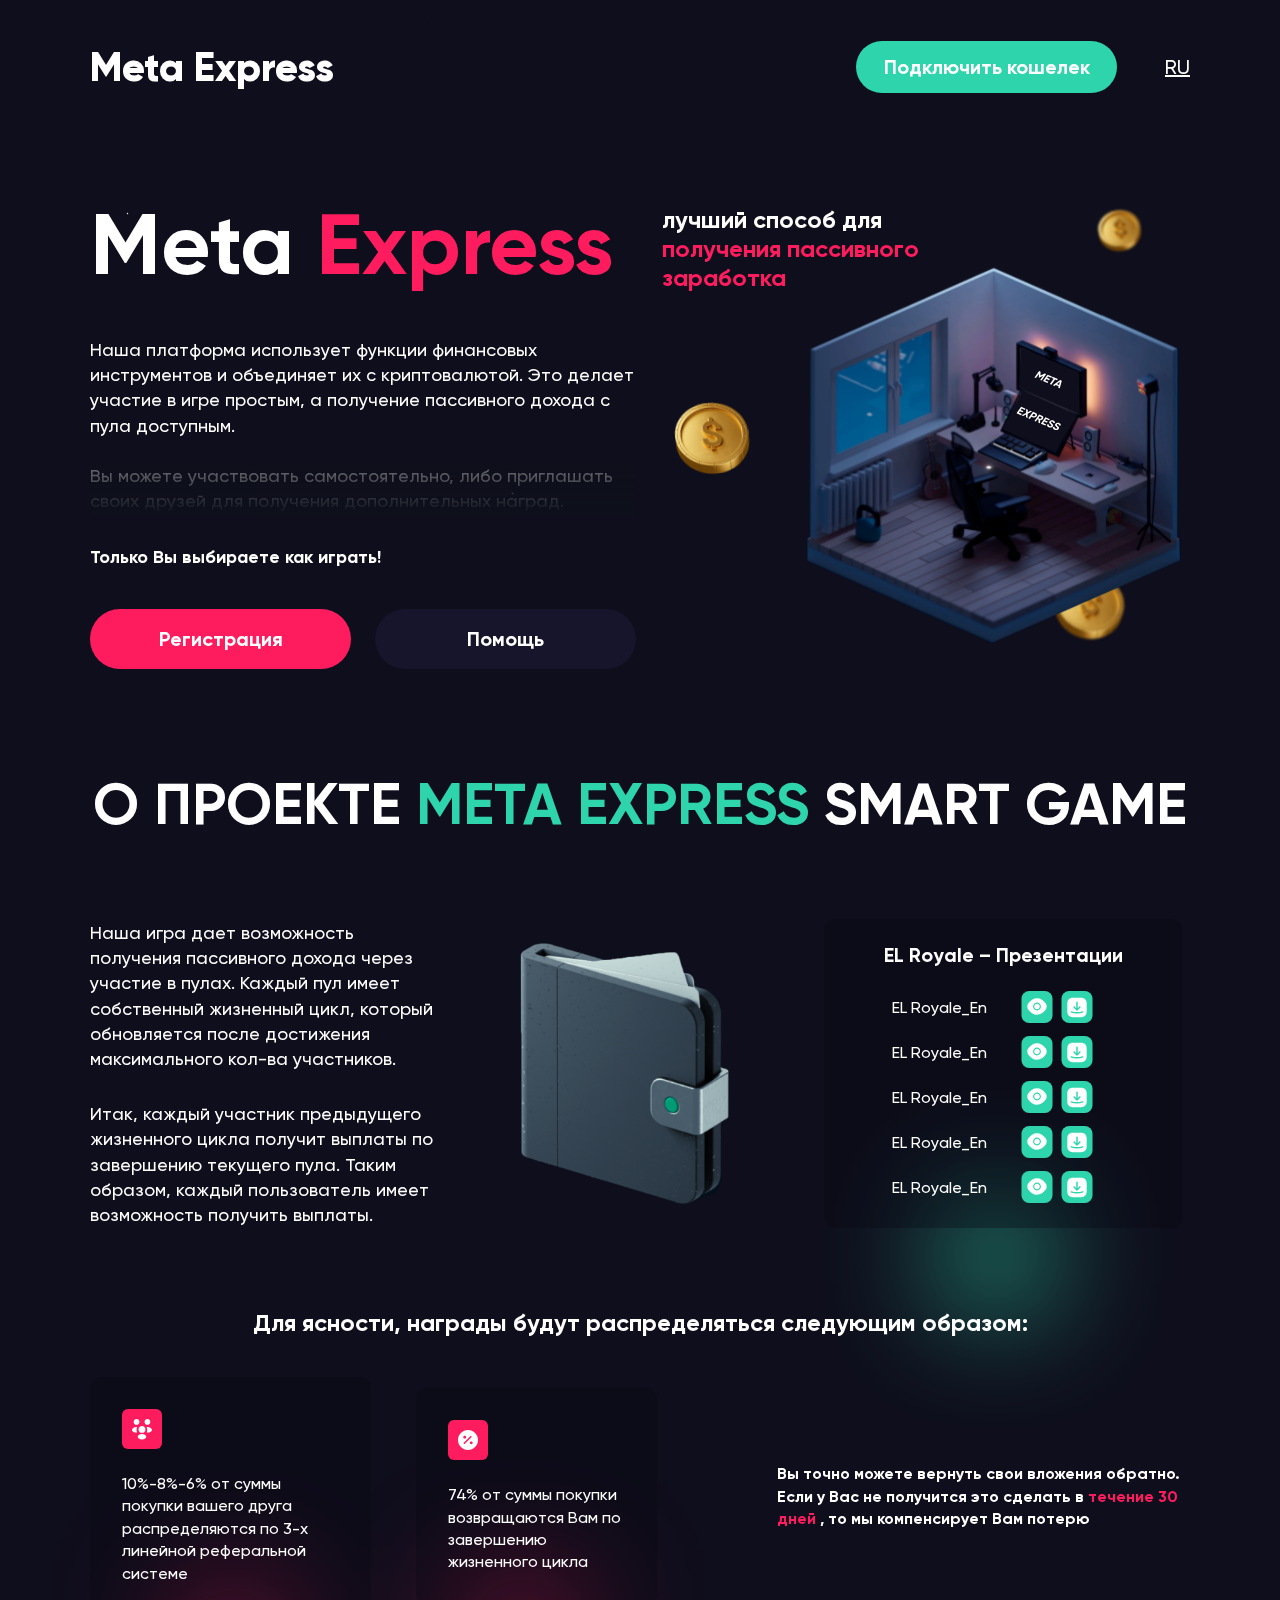
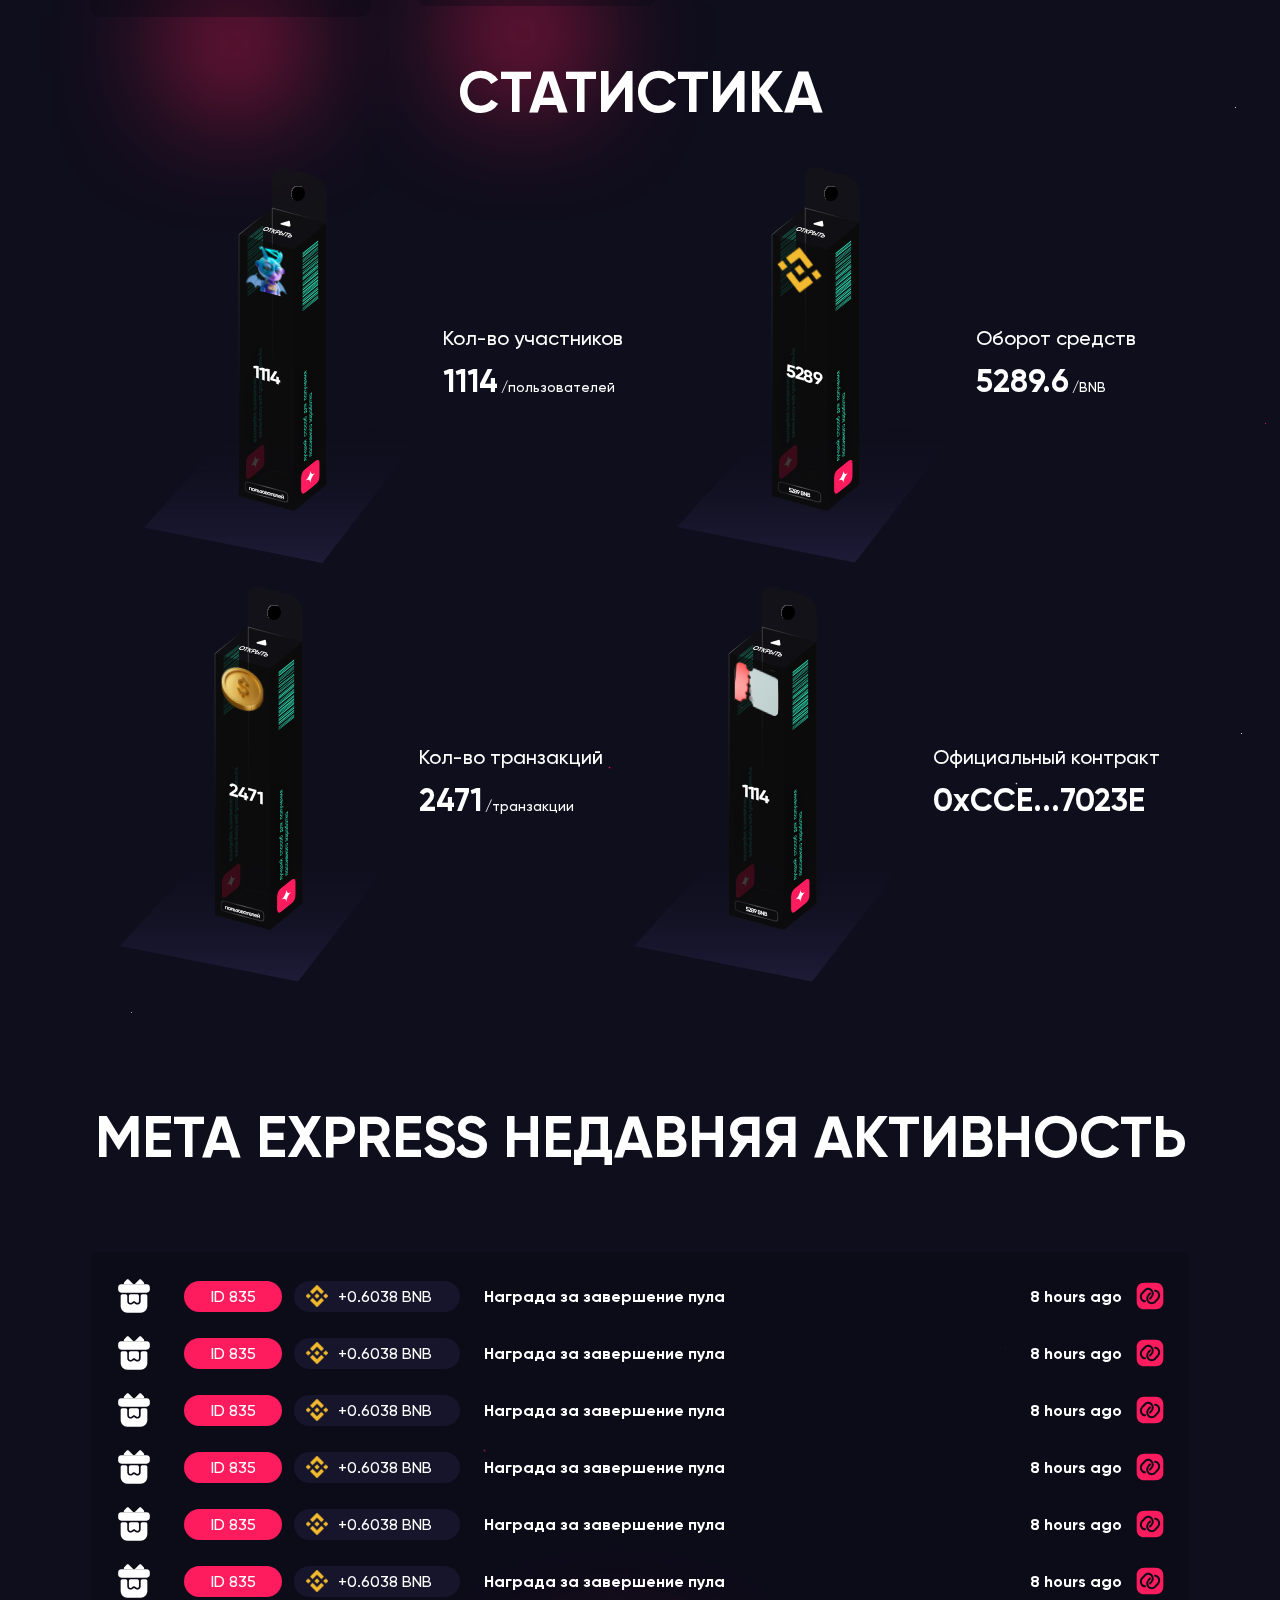
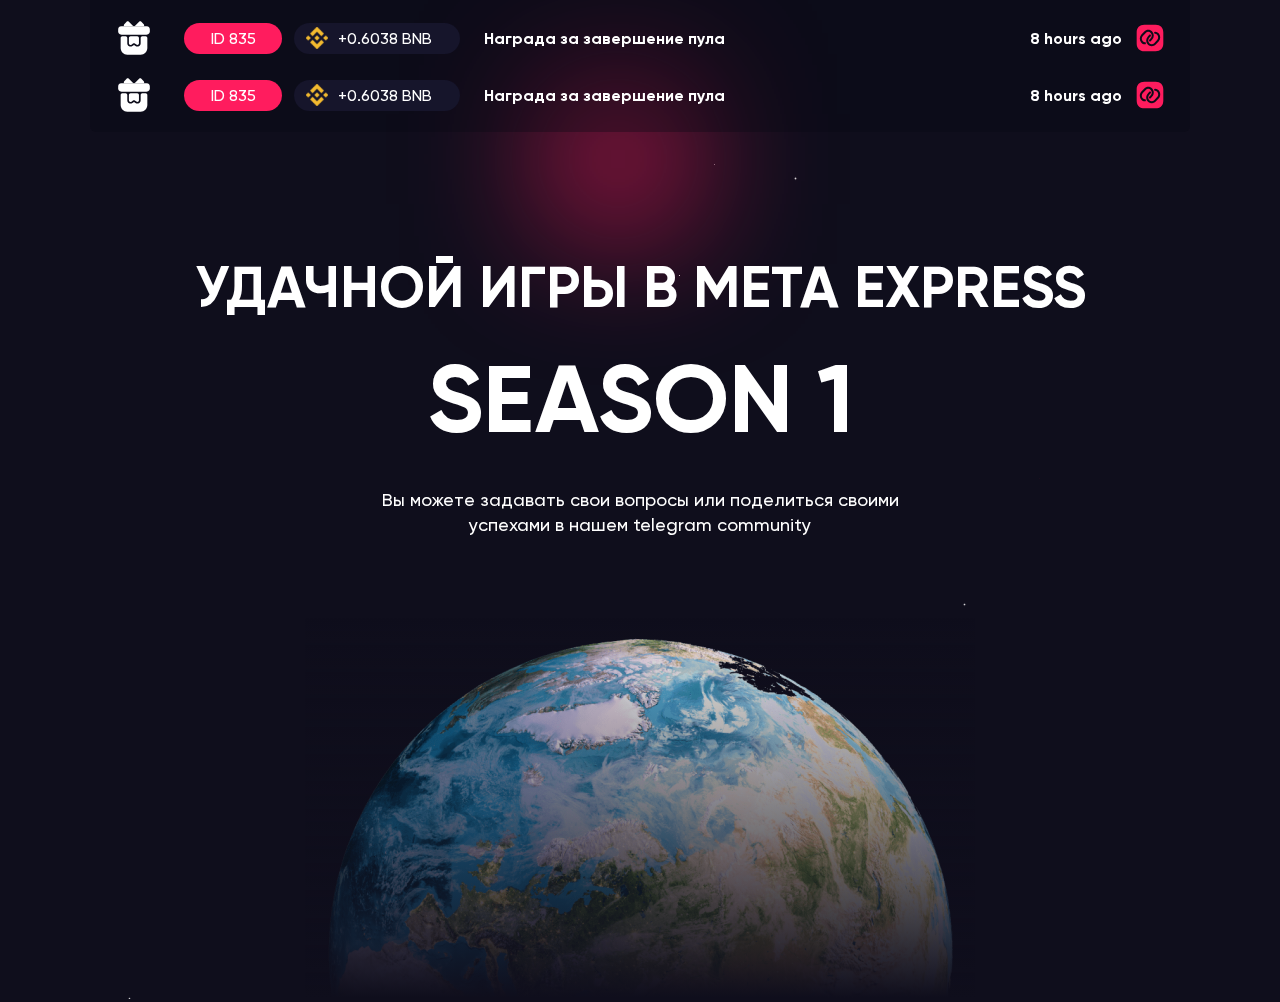
<file: index.html>
<!DOCTYPE html>
<html lang="ru">

<head>
    <title>Meta Express</title>
    <meta charset="UTF-8">
    <meta http-equiv="X-UA-Compatible" content="IE=edge">
    <meta name="viewport" content="width=device-width, initial-scale=1.0, maximum-scale=1.0, user-scalable=no, shrink-to-fit=no, minimum-scale=1.0">
    <link rel="preload" as="font" type="font/ttf" href="fonts/Gilroy-Medium.ttf" crossorigin>
    <link rel="preload" as="font" type="font/ttf" href="fonts/Gilroy-Bold.ttf" crossorigin>
    <link rel="apple-touch-icon" sizes="180x180" href="img/apple-touch-icon.png">
    <link rel="icon" type="image/png" sizes="32x32" href="img/favicon-32x32.png">
    <link rel="icon" type="image/png" sizes="16x16" href="img/favicon-16x16.png">
    <link rel="stylesheet " href="css/fonts.css ">
    <link rel="stylesheet " href="css/style.css ">
    <link rel="icon " type="image/x-icon " href="">
    <link rel="stylesheet " href="https://unpkg.com/aos@next/dist/aos.css " />
    <link rel="stylesheet " href="https://cdnjs.cloudflare.com/ajax/libs/animate.css/4.1.1/animate.min.css " integrity="sha512-c42qTSw/wPZ3/5LBzD+Bw5f7bSF2oxou6wEb+I/lqeaKV5FDIfMvvRp772y4jcJLKuGUOpbJMdg/BTl50fJYAw==" crossorigin=" anonymous
        " referrerpolicy="no-referrer " />

</head>

<body class="background_dark ">
    <div class="container">
        <header>
            <div class="header_logo">
                Meta Express
            </div>
            <div class="btn_connect_wallet pc">
                Подключить кошелек
            </div>
            <div class="lang pc">
                <div class="lang_active">
                    RU
                </div>
            </div>
            <div class="header_menu mob">
                <div class="icon">
                    <img src="img/gamburg.svg" alt="">
                </div>
                <div class="header_menu_wrap">
                    <div class="btn_connect_wallet">
                        Подключить кошелек
                    </div>
                    <div class="lang">
                        <div class="lang_item lang_active">
                            RU
                        </div>
                        <div class="lang_item">
                            EN
                        </div>
                    </div>
                </div>
            </div>
        </header>

        <section class="main">
            <div class="main_info">

                <h1>
                    Meta
                    <span>
                         Express
                     </span>
                </h1>
                <div class="main_info_t">
                    лучший способ для
                    <span>
                    получения пассивного заработка
                     </span>
                </div>
                <h3>Наша платформа использует функции финансовых инструментов и объединяет их с криптовалютой. Это делает участие в игре простым, а получение пассивного дохода с пула доступным.
                    <span class="text_hidden_shadow">
                    Вы можете участвовать самостоятельно, либо приглашать своих друзей для получения дополнительных наград.
                </span>
                </h3>
                <h4>Только Вы выбираете как играть!</h4>
                <div class="main_btns">
                    <div class="btn_register">
                        Регистрация
                    </div>
                    <div class="btn_help">
                        Помощь
                    </div>
                </div>
            </div>
            <div class="main_img">
                <img class="pc" src="img/main_img.svg" alt="">
                <img class="mob" src="img/main_img_mob.svg" alt="">
            </div>

        </section>

        <section class="about">
            <div class="about_title">
                <h2>О ПРОЕКТЕ <span> META EXPRESS </span>SMART GAME</h2>
            </div>
            <div class="column">
                <div class="column_text">
                    Наша игра дает возможность получения пассивного дохода через участие в пулах. Каждый пул имеет собственный жизненный цикл, который обновляется после достижения максимального кол-ва участников.
                    <span>
                    Итак, каждый участник предыдущего жизненного цикла получит
                    выплаты по завершению текущего пула. Таким образом, каждый пользователь имеет возможность получить выплаты.
                    </span>
                </div>
                <div class="column_img">
                    <img src="img/about_img.svg" alt="">
                </div>
                <div class="w">
                    <div class="column_row">
                        <div class="column_row_title">
                            EL Royale – Презентации
                        </div>
                        <div class="wrap">
                            <div class="wrap_column">
                                <span>EL Royale_En</span>
                                <div class="watch">
                                    <img src="img/watch.svg" alt="">
                                </div>
                                <div class="download">
                                    <img src="img/download.svg" alt="">
                                </div>
                            </div>
                            <div class="wrap_column">
                                <span>EL Royale_En</span>
                                <div class="watch">
                                    <img src="img/watch.svg" alt="">
                                </div>
                                <div class="download">
                                    <img src="img/download.svg" alt="">
                                </div>
                            </div>
                            <div class="wrap_column">
                                <span>EL Royale_En</span>
                                <div class="watch">
                                    <img src="img/watch.svg" alt="">
                                </div>
                                <div class="download">
                                    <img src="img/download.svg" alt="">
                                </div>
                            </div>
                            <div class="wrap_column">
                                <span>EL Royale_En</span>
                                <div class="watch">
                                    <img src="img/watch.svg" alt="">
                                </div>
                                <div class="download">
                                    <img src="img/download.svg" alt="">
                                </div>
                            </div>
                            <div class="wrap_column">
                                <span>EL Royale_En</span>
                                <div class="watch">
                                    <img src="img/watch.svg" alt="">
                                </div>
                                <div class="download">
                                    <img src="img/download.svg" alt="">
                                </div>
                            </div>
                        </div>
                    </div>
                    <div class="wrap_blur"></div>
                </div>
            </div>
            <div class="about_title2">
                Для ясности, награды будут распределяться следующим образом:
            </div>
            <div class="column2">
                <div class="w">
                    <div class="column2_row">
                        <div class="column2_row_img">
                            <img src="img/people.svg" alt="">
                        </div>
                        <div class="column2_row_text">
                            10%-8%-6% от суммы покупки вашего друга распределяются по 3-х линейной реферальной системе
                        </div>
                    </div>
                    <div class="wrap_blur"></div>
                </div>
                <div class="w">
                    <div class="column2_row column2_row_last">
                        <div class="column2_row_img">
                            <img src="img/percentage-circle.svg" alt="">
                        </div>
                        <div class="column2_row_text">
                            74% от суммы покупки возвращаются Вам по завершению жизненного цикла
                        </div>
                    </div>
                    <div class="wrap_blur"></div>
                </div>
                <div class="column2_row_text2">
                    Вы точно можете вернуть свои вложения обратно. Если у Вас не получится это сделать в
                    <span>течение 30 дней</span> , то мы компенсирует Вам потерю
                </div>
            </div>
        </section>

        <section class="stats">
            <h2>
                CТАТИСТИКА
            </h2>
            <div class="stats_wrap">
                <div class="stats_item">
                    <div class="stats_item_img">
                        <div class="stats_item_img_top">
                            <img src="img/stats_top.svg" alt="">
                            <div class="text_on_image">
                                1114
                            </div>
                        </div>

                    </div>
                    <div class="stats_item_info">
                        <h3>
                            Кол-во участников
                        </h3>
                        <div class="ans">
                            <span>1114</span>
                            <p>/пользователей</p>
                        </div>
                    </div>
                </div>
                <div class="stats_item">
                    <div class="stats_item_img">
                        <div class="stats_item_img_top">
                            <img src="img/stats_top2.svg" alt="">
                            <div class="text_on_image">
                                5289
                            </div>
                        </div>

                    </div>
                    <div class="stats_item_info">
                        <h3>
                            Оборот средств
                        </h3>
                        <div class="ans">
                            <span>5289.6</span>
                            <p>/BNB</p>
                        </div>
                    </div>
                </div>
                <div class="stats_item">
                    <div class="stats_item_img">
                        <div class="stats_item_img_top">
                            <img src="img/stats_top3.svg" alt="">
                            <div class="text_on_image">
                                2471
                            </div>
                        </div>

                    </div>
                    <div class="stats_item_info">
                        <h3>
                            Кол-во транзакций
                        </h3>
                        <div class="ans">
                            <span>2471</span>
                            <p>/транзакции</p>
                        </div>
                    </div>
                </div>
                <div class="stats_item">
                    <div class="stats_item_img">
                        <div class="stats_item_img_top">
                            <img src="img/stats_top4.svg" alt="">
                            <div class="text_on_image">
                                1114
                            </div>
                        </div>

                    </div>
                    <div class="stats_item_info">
                        <h3>
                            Официальный контракт
                        </h3>
                        <div class="ans">
                            <span>0xCCE...7023E</span>

                        </div>
                    </div>
                </div>
            </div>
        </section>

        <section class="activity">
            <h2>META EXPRESS НЕДАВНЯЯ АКТИВНОСТЬ</h2>
            <div class="w">
                <div class="activity_wrap">
                    <div class="activity_wrap_item">
                        <div class="activity_wrap_item_icon">
                            <img src="img/gift.svg" alt="">
                        </div>
                        <div class="activity_wrap_item_id">
                            ID 835
                        </div>
                        <div class="activity_wrap_item_bnb">
                            <img src="img/bnb.svg" alt="">
                            <span>+0.6038 BNB</span>
                        </div>
                        <div class="activity_wrap_item_reward">
                            Награда за завершение пула
                        </div>
                        <div class="activity_wrap_item_time">
                            8 hours ago
                        </div>
                        <div class="activity_wrap_item_link">
                            <img src="img/link.svg" alt="">
                        </div>
                    </div>
                    <div class="activity_wrap_item">
                        <div class="activity_wrap_item_icon">
                            <img src="img/gift.svg" alt="">
                        </div>
                        <div class="activity_wrap_item_id">
                            ID 835
                        </div>
                        <div class="activity_wrap_item_bnb">
                            <img src="img/bnb.svg" alt="">
                            <span>+0.6038 BNB</span>
                        </div>
                        <div class="activity_wrap_item_reward">
                            Награда за завершение пула
                        </div>
                        <div class="activity_wrap_item_time">
                            8 hours ago
                        </div>
                        <div class="activity_wrap_item_link">
                            <img src="img/link.svg" alt="">
                        </div>
                    </div>
                    <div class="activity_wrap_item">
                        <div class="activity_wrap_item_icon">
                            <img src="img/gift.svg" alt="">
                        </div>
                        <div class="activity_wrap_item_id">
                            ID 835
                        </div>
                        <div class="activity_wrap_item_bnb">
                            <img src="img/bnb.svg" alt="">
                            <span>+0.6038 BNB</span>
                        </div>
                        <div class="activity_wrap_item_reward">
                            Награда за завершение пула
                        </div>
                        <div class="activity_wrap_item_time">
                            8 hours ago
                        </div>
                        <div class="activity_wrap_item_link">
                            <img src="img/link.svg" alt="">
                        </div>
                    </div>
                    <div class="activity_wrap_item">
                        <div class="activity_wrap_item_icon">
                            <img src="img/gift.svg" alt="">
                        </div>
                        <div class="activity_wrap_item_id">
                            ID 835
                        </div>
                        <div class="activity_wrap_item_bnb">
                            <img src="img/bnb.svg" alt="">
                            <span>+0.6038 BNB</span>
                        </div>
                        <div class="activity_wrap_item_reward">
                            Награда за завершение пула
                        </div>
                        <div class="activity_wrap_item_time">
                            8 hours ago
                        </div>
                        <div class="activity_wrap_item_link">
                            <img src="img/link.svg" alt="">
                        </div>
                    </div>
                    <div class="activity_wrap_item">
                        <div class="activity_wrap_item_icon">
                            <img src="img/gift.svg" alt="">
                        </div>
                        <div class="activity_wrap_item_id">
                            ID 835
                        </div>
                        <div class="activity_wrap_item_bnb">
                            <img src="img/bnb.svg" alt="">
                            <span>+0.6038 BNB</span>
                        </div>
                        <div class="activity_wrap_item_reward">
                            Награда за завершение пула
                        </div>
                        <div class="activity_wrap_item_time">
                            8 hours ago
                        </div>
                        <div class="activity_wrap_item_link">
                            <img src="img/link.svg" alt="">
                        </div>
                    </div>
                    <div class="activity_wrap_item">
                        <div class="activity_wrap_item_icon">
                            <img src="img/gift.svg" alt="">
                        </div>
                        <div class="activity_wrap_item_id">
                            ID 835
                        </div>
                        <div class="activity_wrap_item_bnb">
                            <img src="img/bnb.svg" alt="">
                            <span>+0.6038 BNB</span>
                        </div>
                        <div class="activity_wrap_item_reward">
                            Награда за завершение пула
                        </div>
                        <div class="activity_wrap_item_time">
                            8 hours ago
                        </div>
                        <div class="activity_wrap_item_link">
                            <img src="img/link.svg" alt="">
                        </div>
                    </div>
                    <div class="activity_wrap_item">
                        <div class="activity_wrap_item_icon">
                            <img src="img/gift.svg" alt="">
                        </div>
                        <div class="activity_wrap_item_id">
                            ID 835
                        </div>
                        <div class="activity_wrap_item_bnb">
                            <img src="img/bnb.svg" alt="">
                            <span>+0.6038 BNB</span>
                        </div>
                        <div class="activity_wrap_item_reward">
                            Награда за завершение пула
                        </div>
                        <div class="activity_wrap_item_time">
                            8 hours ago
                        </div>
                        <div class="activity_wrap_item_link">
                            <img src="img/link.svg" alt="">
                        </div>
                    </div>
                    <div class="activity_wrap_item">
                        <div class="activity_wrap_item_icon">
                            <img src="img/gift.svg" alt="">
                        </div>
                        <div class="activity_wrap_item_id">
                            ID 835
                        </div>
                        <div class="activity_wrap_item_bnb">
                            <img src="img/bnb.svg" alt="">
                            <span>+0.6038 BNB</span>
                        </div>
                        <div class="activity_wrap_item_reward">
                            Награда за завершение пула
                        </div>
                        <div class="activity_wrap_item_time">
                            8 hours ago
                        </div>
                        <div class="activity_wrap_item_link">
                            <img src="img/link.svg" alt="">
                        </div>
                    </div>
                    <div class="activity_wrap_item">
                        <div class="activity_wrap_item_icon">
                            <img src="img/gift.svg" alt="">
                        </div>
                        <div class="activity_wrap_item_id">
                            ID 835
                        </div>
                        <div class="activity_wrap_item_bnb">
                            <img src="img/bnb.svg" alt="">
                            <span>+0.6038 BNB</span>
                        </div>
                        <div class="activity_wrap_item_reward">
                            Награда за завершение пула
                        </div>
                        <div class="activity_wrap_item_time">
                            8 hours ago
                        </div>
                        <div class="activity_wrap_item_link">
                            <img src="img/link.svg" alt="">
                        </div>
                    </div>
                    <div class="activity_wrap_item">
                        <div class="activity_wrap_item_icon">
                            <img src="img/gift.svg" alt="">
                        </div>
                        <div class="activity_wrap_item_id">
                            ID 835
                        </div>
                        <div class="activity_wrap_item_bnb">
                            <img src="img/bnb.svg" alt="">
                            <span>+0.6038 BNB</span>
                        </div>
                        <div class="activity_wrap_item_reward">
                            Награда за завершение пула
                        </div>
                        <div class="activity_wrap_item_time">
                            8 hours ago
                        </div>
                        <div class="activity_wrap_item_link">
                            <img src="img/link.svg" alt="">
                        </div>
                    </div>
                </div>
                <div class="activity_blur"></div>
            </div>
        </section>

        <section class="good_game">
            <h3>Удачной игры в META EXPRESS</h3>
            <h2>SEASON 1</h2>
            <span>Вы можете задавать свои вопросы или поделиться своими успехами в нашем telegram community</span>
            <div class="planet">
                <img src="img/planet.png" alt="">
            </div>
        </section>
    </div>

    <script src="https://code.jquery.com/jquery-3.6.0.min.js " integrity="sha256-/xUj+3OJU5yExlq6GSYGSHk7tPXikynS7ogEvDej/m4=" crossorigin=" anonymous "></script>
    <script src="https://unpkg.com/aos@next/dist/aos.js "></script>

    <script src="js/main.js "></script>
</body>

</html>
</file>
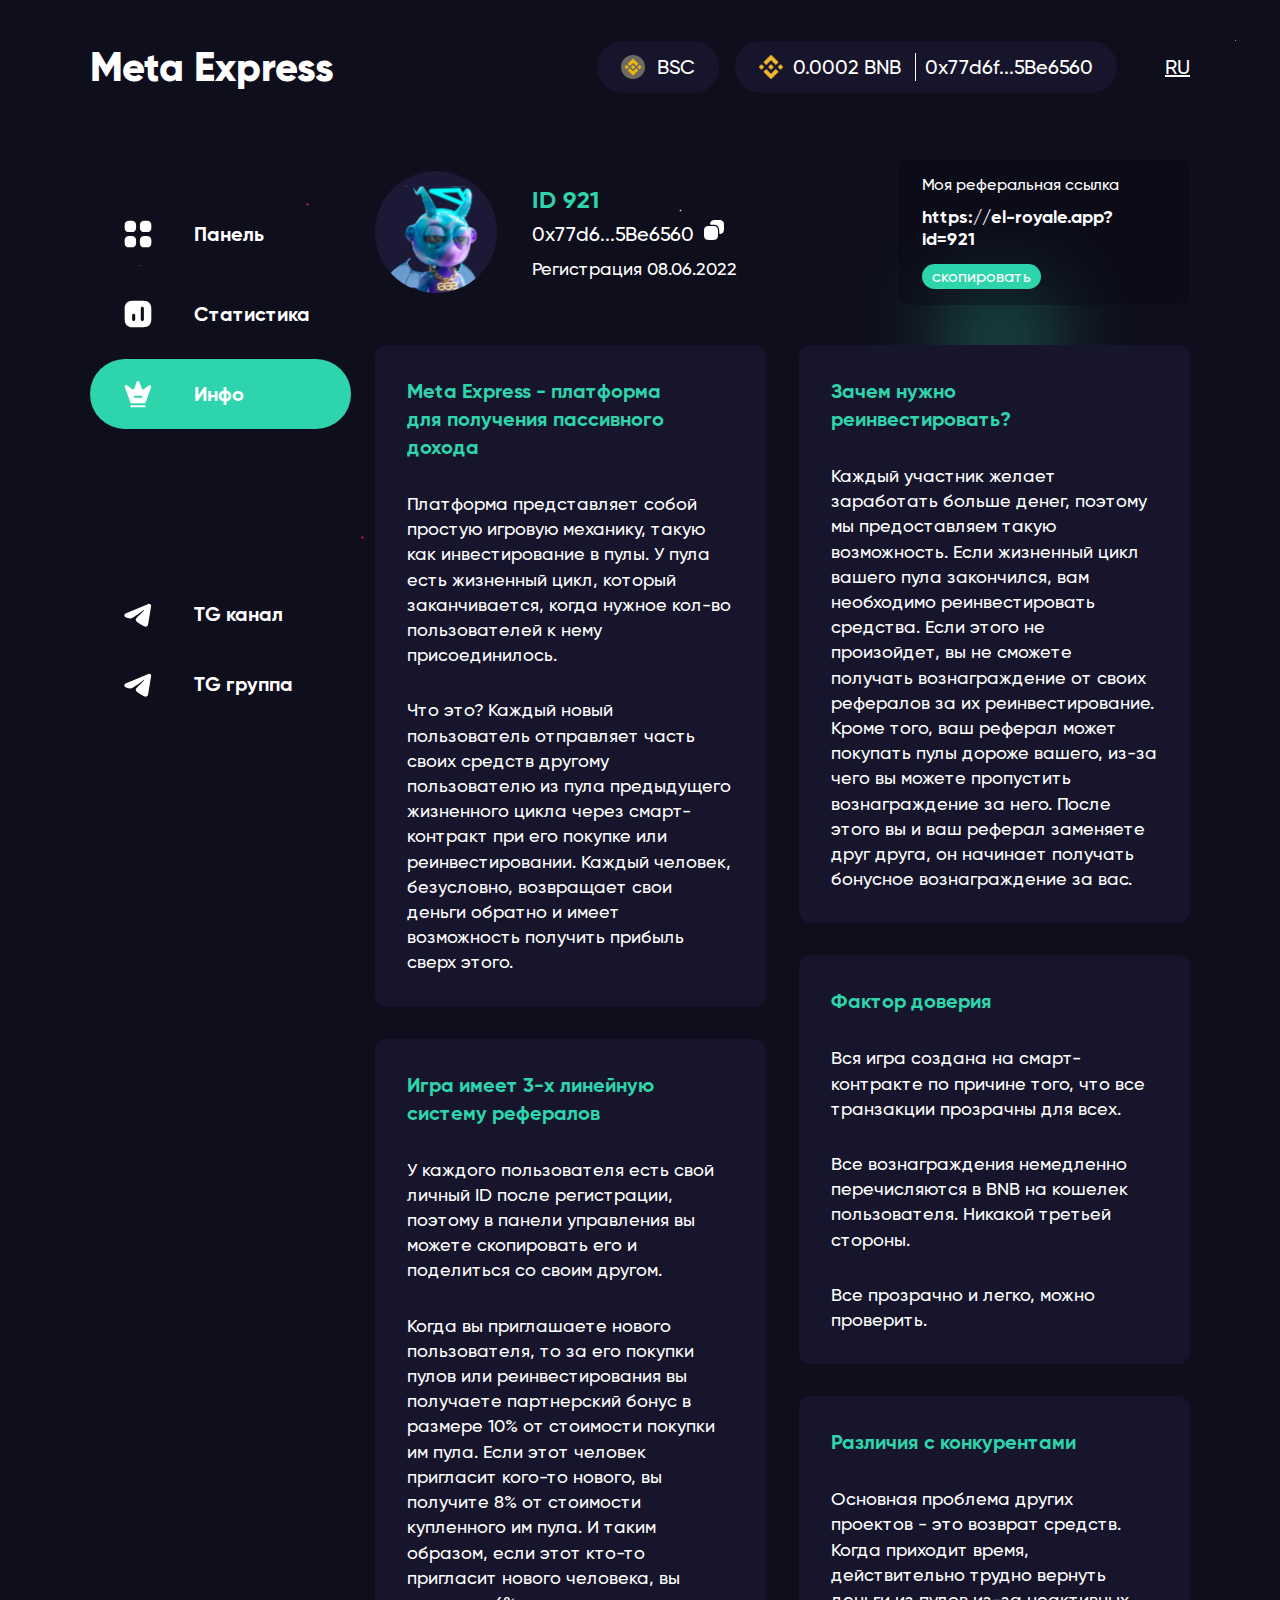
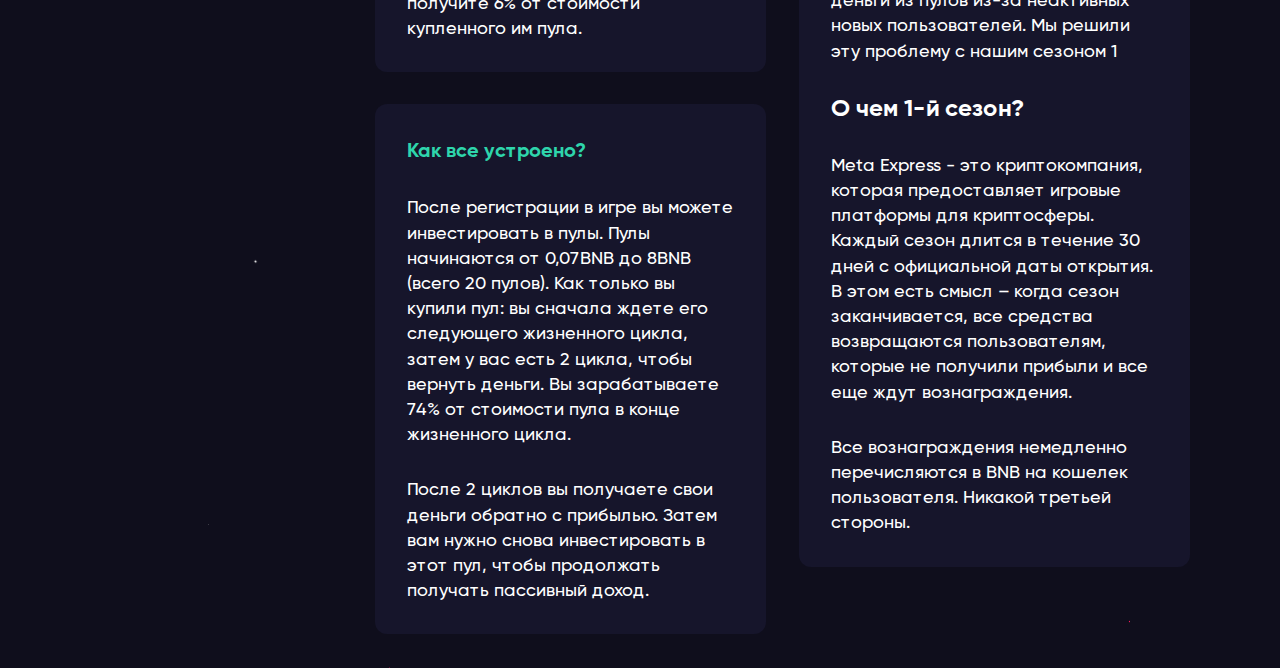
<file: info.html>
<!DOCTYPE html>
<html lang="ru">

<head>
    <title>Meta Express</title>
    <meta charset="UTF-8">
    <meta http-equiv="X-UA-Compatible" content="IE=edge">
    <meta name="viewport" content="width=device-width, initial-scale=1.0, maximum-scale=1.0, user-scalable=no, shrink-to-fit=no, minimum-scale=1.0">
    <link rel="preload" as="font" type="font/ttf" href="fonts/Gilroy-Medium.ttf" crossorigin>
    <link rel="preload" as="font" type="font/ttf" href="fonts/Gilroy-Bold.ttf" crossorigin>
    <link rel="apple-touch-icon" sizes="180x180" href="img/apple-touch-icon.png">
    <link rel="icon" type="image/png" sizes="32x32" href="img/favicon-32x32.png">
    <link rel="icon" type="image/png" sizes="16x16" href="img/favicon-16x16.png">


    <link rel="stylesheet " href="css/fonts.css ">
    <link rel="stylesheet " href="css/style.css ">
    <link rel="icon " type="image/x-icon " href="">
    <link rel="stylesheet " href="https://unpkg.com/aos@next/dist/aos.css " />
    <link rel="stylesheet " href="https://cdnjs.cloudflare.com/ajax/libs/animate.css/4.1.1/animate.min.css " integrity="sha512-c42qTSw/wPZ3/5LBzD+Bw5f7bSF2oxou6wEb+I/lqeaKV5FDIfMvvRp772y4jcJLKuGUOpbJMdg/BTl50fJYAw==" crossorigin=" anonymous
        " referrerpolicy="no-referrer " />

</head>

<body class="background_dark ">
    <div class="container">
        <header>
            <div class="header_logo">
                Meta Express
            </div>
            <div class="bsc pc">
                <img src="img/bsc.svg" alt="">
                <span>BSC</span>
            </div>
            <div class="balance pc">
                <div class="balance_bnb">
                    <img src="img/bnb.svg" alt="">
                    <span>0.0002 BNB</span>
                </div>
                <div class="balance_wallet">
                    0x77d6f...5Be6560
                </div>
            </div>
            <div class="lang pc">
                <div class="lang_active">
                    RU
                </div>
            </div>
            <div class="header_menu mob">
                <div class="icon">
                    <img src="img/gamburg.svg" alt="">
                </div>
                <div class="header_menu_wrap">
                    <div class="balance">
                        <div class="bsc">
                            <img src="img/bsc.svg" alt="">
                            <span>BSC</span>
                        </div>
                        <div class="balance_bnb">
                            <img src="img/bnb.svg" alt="">
                            <span>0.0002 BNB</span>
                        </div>
                        <div class="balance_wallet">
                            <img src="img/wallet-money.svg" alt="">
                            <span>0x77d6f...5Be6560</span>
                        </div>
                    </div>
                    <div class="menu_links">
                        <a href="panel.html">
                            <div class="menu_link">
                                <img src="img/category.svg" alt="">
                                <span>Панель</span>
                            </div>
                        </a>
                        <a href="stats.html">
                            <div class="menu_link">
                                <img src="img/chart-2.svg" alt="">
                                <span>Статистика</span>
                            </div>
                        </a>
                        <a href="info.html">
                            <div class="menu_link active">
                                <img src="img/crown.svg" alt="">
                                <span>Инфо</span>
                            </div>
                        </a>
                    </div>
                    <div class="lang">
                        <div class="lang_item lang_active">
                            RU
                        </div>
                        <div class="lang_item">
                            EN
                        </div>
                    </div>
                    <div class="tg">
                        <a href="">
                            <div class="menu_link tg_mt tg">
                                <img src="img/telegram_fill.svg" alt="">
                                <span>TG канал</span>
                            </div>
                        </a>
                        <a href="">
                            <div class="menu_link tg tg_mt2">
                                <img src="img/telegram_fill.svg" alt="">
                                <span>TG группа</span>
                            </div>
                        </a>
                    </div>
                </div>
            </div>
        </header>

        <div class="col2">
            <div class="menu pc">
                <div class="menu_links">
                    <a href="panel.html">
                        <div class="menu_link">
                            <img src="img/category.svg" alt="">
                            <span>Панель</span>
                        </div>
                    </a>
                    <a href="stats.html">
                        <div class="menu_link">
                            <img src="img/chart-2.svg" alt="">
                            <span>Статистика</span>
                        </div>
                    </a>
                    <a href="info.html">
                        <div class="menu_link active">
                            <img src="img/crown.svg" alt="">
                            <span>Инфо</span>
                        </div>
                    </a>
                    <a href="">
                        <div class="menu_link tg_mt tg">
                            <img src="img/telegram_fill.svg" alt="">
                            <span>TG канал</span>
                        </div>
                    </a>
                    <a href="">
                        <div class="menu_link tg tg_mt2">
                            <img src="img/telegram_fill.svg" alt="">
                            <span>TG группа</span>
                        </div>
                    </a>
                </div>
            </div>
            <div class="content">
                <section class="profile">
                    <div class="page_name mob">
                        Инфо
                    </div>
                    <div class="column">
                        <div class="profile_photo">
                            <img src="img/profile.svg" alt="">
                        </div>
                        <div class="profile_info">
                            <span>ID 921</span>
                            <div class="address">
                                <p>
                                    0x77d6...5Be6560
                                </p>
                                <img src="img/copy.svg" alt="">
                            </div>
                            <div class="register">
                                Регистрация
                                <t>
                                    08.06.2022
                                </t>
                            </div>
                        </div>
                        <div class="profile_wrap">
                            <div class="profile_ref">
                                <h3>Моя реферальная ссылка</h3>
                                <span>https://el-royale.app?id=921</span>
                                <div class="cpy">
                                    скопировать
                                </div>
                            </div>
                            <div class="profile_blur"></div>
                        </div>
                    </div>
                </section>
                <section class="panel_info">
                    <div class="panel_info_col2">
                        <div class="row">
                            <div class="panel_info_item">
                                <h3>
                                    Meta Express - платформа для получения пассивного дохода
                                </h3>
                                <span>
                                    Платформа представляет собой простую игровую механику, такую как инвестирование в пулы. У пула есть жизненный цикл, который заканчивается, когда нужное кол-во пользователей к нему присоединилось.  
                                </span>
                                <span>
                                    Что это? Каждый новый пользователь отправляет часть своих средств другому пользователю из пула предыдущего жизненного цикла через смарт-контракт при его покупке или реинвестировании. Каждый человек, безусловно, возвращает свои деньги обратно и имеет возможность получить прибыль сверх этого.
                                </span>
                            </div>
                            <div class="panel_info_item">
                                <h3>
                                    Игра имеет 3-х линейную систему рефералов
                                </h3>
                                <span>
                                    У каждого пользователя есть свой личный ID после регистрации, поэтому в панели управления вы можете скопировать его и поделиться со своим другом.
                                </span>
                                <span>
                                    Когда вы приглашаете нового пользователя, то за его покупки пулов или реинвестирования вы получаете партнерский бонус в размере 10% от стоимости покупки им пула. Если этот человек пригласит кого-то нового, вы получите 8% от стоимости купленного им пула. И таким образом, если этот кто-то пригласит нового человека, вы получите 6% от стоимости купленного им пула.
                                </span>
                            </div>
                            <div class="panel_info_item">
                                <h3>
                                    Как все устроено?
                                </h3>
                                <span>
                                    После регистрации в игре вы можете инвестировать в пулы. Пулы начинаются от 0,07BNB до 8BNB (всего 20 пулов). Как только вы купили пул: вы сначала ждете его следующего жизненного цикла, затем у вас есть 2 цикла, чтобы вернуть деньги. Вы зарабатываете 74% от стоимости пула в конце жизненного цикла.
                                                                </span>
                                <span>
                                    После 2 циклов вы получаете свои деньги обратно с прибылью. Затем вам нужно снова инвестировать в этот пул, чтобы продолжать получать пассивный доход.                                </span>
                            </div>
                        </div>
                        <div class="row">
                            <div class="panel_info_item">
                                <h3>
                                    Зачем нужно реинвестировать?
                                </h3>
                                <span>
                                    Каждый участник желает заработать больше денег, поэтому мы предоставляем такую возможность. Если жизненный цикл вашего пула закончился, вам необходимо реинвестировать средства. Если этого не произойдет, вы не сможете получать вознаграждение от своих рефералов за их реинвестирование. Кроме того, ваш реферал может покупать пулы дороже вашего, из-за чего вы можете пропустить вознаграждение за него. После этого вы и ваш реферал заменяете друг друга, он начинает получать бонусное вознаграждение за вас.                                
                                </span>

                            </div>
                            <div class="panel_info_item">
                                <h3>
                                    Фактор доверия
                                </h3>
                                <span>
                                    Вся игра создана на смарт-контракте по причине того, что все транзакции прозрачны для всех.                                    
                                <span>
                                    Все вознаграждения немедленно перечисляются в BNB на кошелек пользователя. Никакой третьей стороны.
                                </span>
                                <span>
                                    Все прозрачно и легко, можно проверить.                              
                                  </span>
                                </span>
                            </div>
                            <div class="panel_info_item">
                                <h3>
                                    Различия с конкурентами
                                </h3>
                                <span>
                                    Основная проблема других проектов - это возврат средств. Когда приходит время, действительно трудно вернуть деньги из пулов из-за неактивных новых пользователей. Мы решили эту проблему с нашим сезоном 1

                                    
                                     </span>
                                <h2>
                                    О чем 1-й сезон?
                                </h2>
                                <span>
                                    Meta Express - это криптокомпания, которая предоставляет игровые платформы для криптосферы. Каждый сезон длится в течение 30 дней с официальной даты открытия. В этом есть смысл – когда сезон заканчивается, все средства возвращаются пользователям, которые не получили прибыли и все еще ждут вознаграждения.                                <span>
                                        Все вознаграждения немедленно перечисляются в BNB на кошелек пользователя. Никакой третьей стороны.
                                                                
                                  </span>
                                </span>
                            </div>
                        </div>
                    </div>
                </section>
            </div>
        </div>
    </div>

    <script src="https://code.jquery.com/jquery-3.6.0.min.js " integrity="sha256-/xUj+3OJU5yExlq6GSYGSHk7tPXikynS7ogEvDej/m4=" crossorigin=" anonymous "></script>
    <script src="https://unpkg.com/aos@next/dist/aos.js "></script>

    <script src="js/main.js "></script>
</body>

</html>
</file>
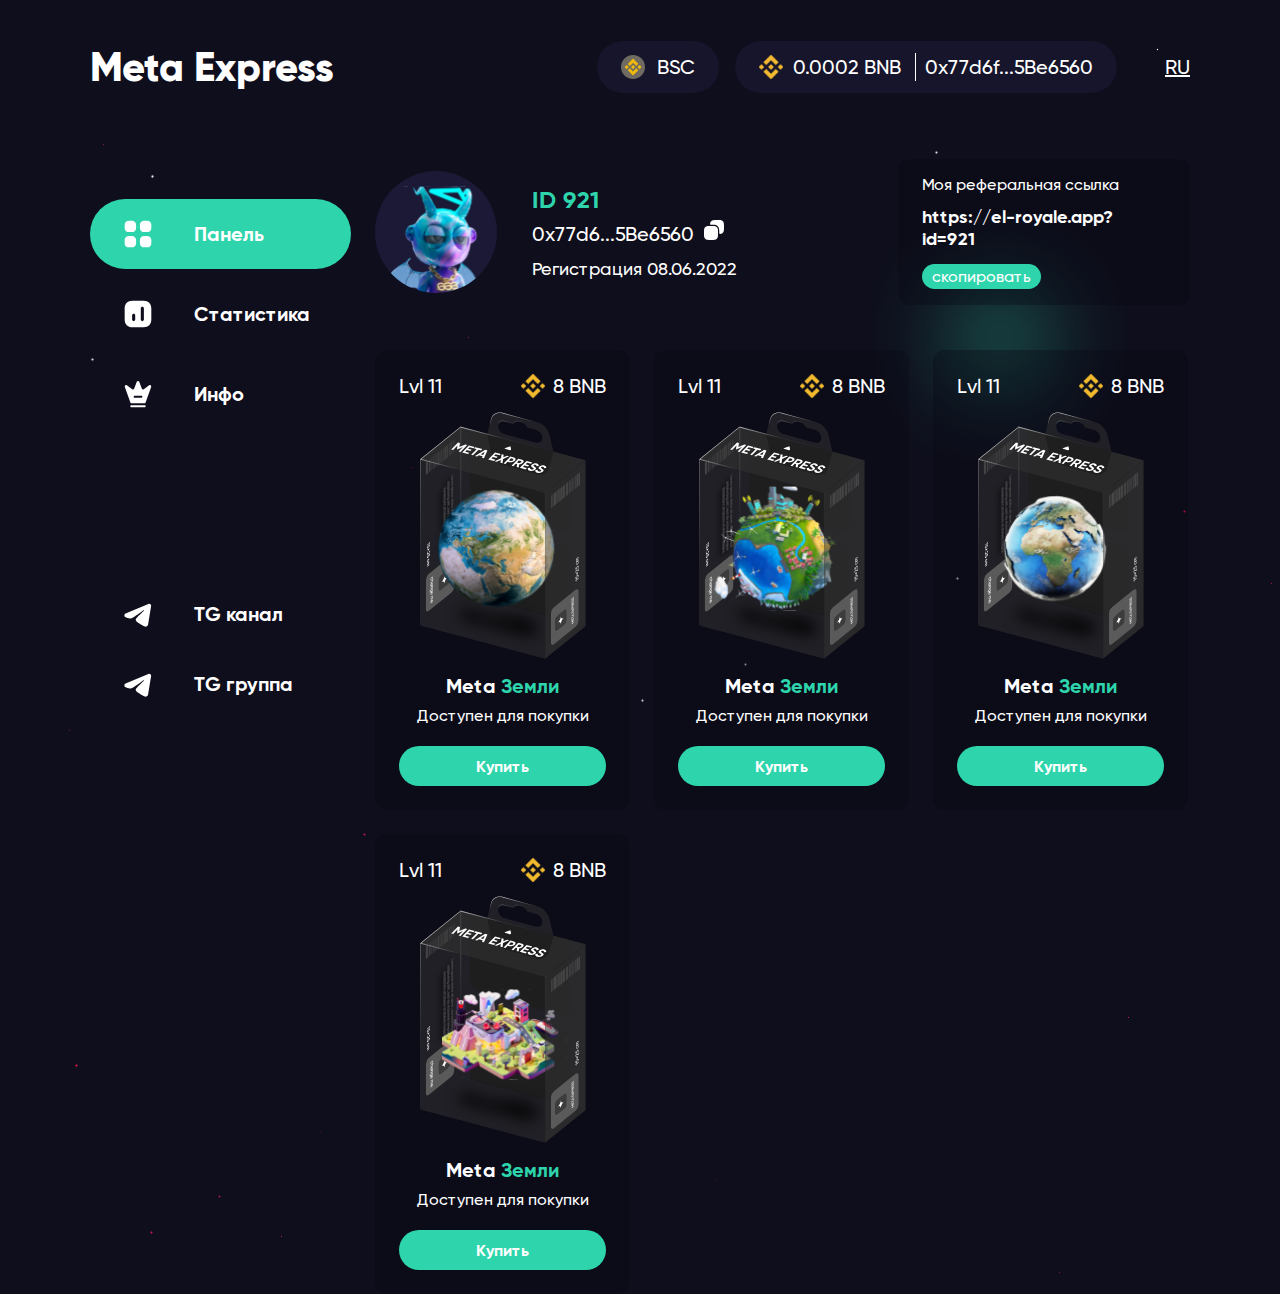
<file: panel.html>
<!DOCTYPE html>
<html lang="ru">

<head>
    <title>Meta Express</title>
    <meta charset="UTF-8">
    <meta http-equiv="X-UA-Compatible" content="IE=edge">
    <meta name="viewport" content="width=device-width, initial-scale=1.0, maximum-scale=1.0, user-scalable=no, shrink-to-fit=no, minimum-scale=1.0">
    <link rel="preload" as="font" type="font/ttf" href="fonts/Gilroy-Medium.ttf" crossorigin>
    <link rel="preload" as="font" type="font/ttf" href="fonts/Gilroy-Bold.ttf" crossorigin>
    <link rel="apple-touch-icon" sizes="180x180" href="img/apple-touch-icon.png">
    <link rel="icon" type="image/png" sizes="32x32" href="img/favicon-32x32.png">
    <link rel="icon" type="image/png" sizes="16x16" href="img/favicon-16x16.png">
    <link rel="stylesheet " href="css/fonts.css ">
    <link rel="stylesheet " href="css/style.css ">
    <link rel="icon " type="image/x-icon " href="">
    <link rel="stylesheet " href="https://unpkg.com/aos@next/dist/aos.css " />
    <link rel="stylesheet " href="https://cdnjs.cloudflare.com/ajax/libs/animate.css/4.1.1/animate.min.css " integrity="sha512-c42qTSw/wPZ3/5LBzD+Bw5f7bSF2oxou6wEb+I/lqeaKV5FDIfMvvRp772y4jcJLKuGUOpbJMdg/BTl50fJYAw==" crossorigin=" anonymous
        " referrerpolicy="no-referrer " />

</head>

<body class="background_dark ">
    <div class="container">
        <header>
            <div class="header_logo">
                Meta Express
            </div>
            <div class="bsc pc">
                <img src="img/bsc.svg" alt="">
                <span>BSC</span>
            </div>
            <div class="balance pc">
                <div class="balance_bnb">
                    <img src="img/bnb.svg" alt="">
                    <span>0.0002 BNB</span>
                </div>
                <div class="balance_wallet">
                    0x77d6f...5Be6560
                </div>
            </div>
            <div class="lang pc">
                <div class="lang_active">
                    RU
                </div>
            </div>
            <div class="header_menu mob">
                <div class="icon">
                    <img src="img/gamburg.svg" alt="">
                </div>
                <div class="header_menu_wrap">
                    <div class="balance">
                        <div class="bsc">
                            <img src="img/bsc.svg" alt="">
                            <span>BSC</span>
                        </div>
                        <div class="balance_bnb">
                            <img src="img/bnb.svg" alt="">
                            <span>0.0002 BNB</span>
                        </div>
                        <div class="balance_wallet">
                            <img src="img/wallet-money.svg" alt="">
                            <span>0x77d6f...5Be6560</span>
                        </div>
                    </div>
                    <div class="menu_links">
                        <a href="panel.html">
                            <div class="menu_link active">
                                <img src="img/category.svg" alt="">
                                <span>Панель</span>
                            </div>
                        </a>
                        <a href="stats.html">
                            <div class="menu_link">
                                <img src="img/chart-2.svg" alt="">
                                <span>Статистика</span>
                            </div>
                        </a>
                        <a href="info.html">
                            <div class="menu_link">
                                <img src="img/crown.svg" alt="">
                                <span>Инфо</span>
                            </div>
                        </a>
                    </div>
                    <div class="lang">
                        <div class="lang_item lang_active">
                            RU
                        </div>
                        <div class="lang_item">
                            EN
                        </div>
                    </div>
                    <div class="tg">
                        <a href="">
                            <div class="menu_link tg_mt tg">
                                <img src="img/telegram_fill.svg" alt="">
                                <span>TG канал</span>
                            </div>
                        </a>
                        <a href="">
                            <div class="menu_link tg tg_mt2">
                                <img src="img/telegram_fill.svg" alt="">
                                <span>TG группа</span>
                            </div>
                        </a>
                    </div>
                </div>
            </div>
        </header>

        <div class="col2">
            <div class="menu pc">
                <div class="menu_links">
                    <a href="panel.html">
                        <div class="menu_link active">
                            <img src="img/category.svg" alt="">
                            <span>Панель</span>
                        </div>
                    </a>
                    <a href="stats.html">
                        <div class="menu_link">
                            <img src="img/chart-2.svg" alt="">
                            <span>Статистика</span>
                        </div>
                    </a>
                    <a href="info.html">
                        <div class="menu_link">
                            <img src="img/crown.svg" alt="">
                            <span>Инфо</span>
                        </div>
                    </a>
                    <a href="">
                        <div class="menu_link tg_mt tg">
                            <img src="img/telegram_fill.svg" alt="">
                            <span>TG канал</span>
                        </div>
                    </a>
                    <a href="">
                        <div class="menu_link tg tg_mt2">
                            <img src="img/telegram_fill.svg" alt="">
                            <span>TG группа</span>
                        </div>
                    </a>
                </div>
            </div>
            <div class="content">
                <section class="profile">
                    <div class="page_name mob">
                        Панель
                    </div>
                    <div class="column">
                        <div class="profile_photo">
                            <img src="img/profile.svg" alt="">
                        </div>
                        <div class="profile_info">
                            <span>ID 921</span>
                            <div class="address">
                                <p>
                                    0x77d6...5Be6560
                                </p>
                                <img src="img/copy.svg" alt="">
                            </div>
                            <div class="register">
                                Регистрация
                                <t>
                                    08.06.2022
                                </t>
                            </div>
                        </div>
                        <div class="profile_wrap">
                            <div class="profile_ref">
                                <h3>Моя реферальная ссылка</h3>
                                <span>https://el-royale.app?id=921</span>
                                <div class="cpy">
                                    скопировать
                                </div>
                            </div>
                            <div class="profile_blur"></div>
                        </div>
                    </div>
                </section>
                <section class="earth">
                    <div class="earth_items">
                        <div class="earth_item">
                            <div class="earth_item_top">
                                <div class="earth_item_top_lvl">
                                    Lvl 11
                                </div>
                                <div class="earth_item_top_price">
                                    <img src="img/bnb.svg" alt="">
                                    <span>8 BNB</span>
                                </div>
                            </div>
                            <div class="earth_item_img">
                                <img src="img/items/1.svg" alt="">
                            </div>
                            <div class="earth_item_name">
                                Meta
                                <span>
                                Земли
                            </span>
                            </div>
                            <div class="earth_item_available">
                                Доступен для покупки
                            </div>
                            <div class="earth_item_buy">
                                Купить
                            </div>
                        </div>
                        <div class="earth_item">
                            <div class="earth_item_top">
                                <div class="earth_item_top_lvl">
                                    Lvl 11
                                </div>
                                <div class="earth_item_top_price">
                                    <img src="img/bnb.svg" alt="">
                                    <span>8 BNB</span>
                                </div>
                            </div>
                            <div class="earth_item_img">
                                <img src="img/items/2.svg" alt="">
                            </div>
                            <div class="earth_item_name">
                                Meta
                                <span>
                                Земли
                            </span>
                            </div>
                            <div class="earth_item_available">
                                Доступен для покупки
                            </div>
                            <div class="earth_item_buy">
                                Купить
                            </div>
                        </div>
                        <div class="earth_item">
                            <div class="earth_item_top">
                                <div class="earth_item_top_lvl">
                                    Lvl 11
                                </div>
                                <div class="earth_item_top_price">
                                    <img src="img/bnb.svg" alt="">
                                    <span>8 BNB</span>
                                </div>
                            </div>
                            <div class="earth_item_img">
                                <img src="img/items/3.svg" alt="">
                            </div>
                            <div class="earth_item_name">
                                Meta
                                <span>
                                Земли
                            </span>
                            </div>
                            <div class="earth_item_available">
                                Доступен для покупки
                            </div>
                            <div class="earth_item_buy">
                                Купить
                            </div>
                        </div>
                        <div class="earth_item">
                            <div class="earth_item_top">
                                <div class="earth_item_top_lvl">
                                    Lvl 11
                                </div>
                                <div class="earth_item_top_price">
                                    <img src="img/bnb.svg" alt="">
                                    <span>8 BNB</span>
                                </div>
                            </div>
                            <div class="earth_item_img">
                                <img src="img/items/4.svg" alt="">
                            </div>
                            <div class="earth_item_name">
                                Meta
                                <span>
                                Земли
                            </span>
                            </div>
                            <div class="earth_item_available">
                                Доступен для покупки
                            </div>
                            <div class="earth_item_buy">
                                Купить
                            </div>
                        </div>
                    </div>
                </section>
            </div>
        </div>
    </div>

    <script src="https://code.jquery.com/jquery-3.6.0.min.js " integrity="sha256-/xUj+3OJU5yExlq6GSYGSHk7tPXikynS7ogEvDej/m4=" crossorigin=" anonymous "></script>
    <script src="https://unpkg.com/aos@next/dist/aos.js "></script>

    <script src="js/main.js "></script>
</body>

</html>
</file>
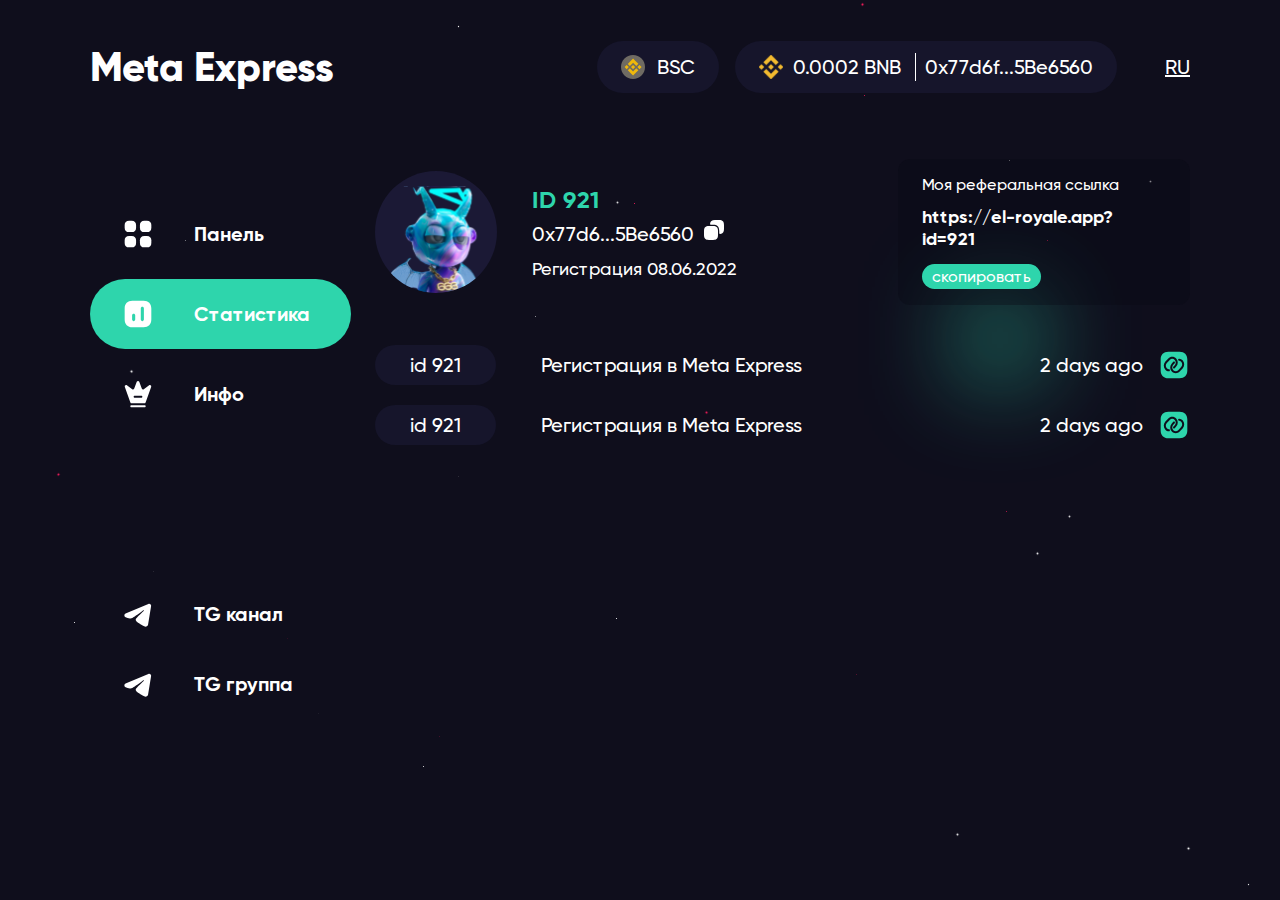
<file: stats.html>
<!DOCTYPE html>
<html lang="ru">

<head>
    <title>Meta Express</title>
    <meta charset="UTF-8">
    <meta http-equiv="X-UA-Compatible" content="IE=edge">
    <meta name="viewport" content="width=device-width, initial-scale=1.0, maximum-scale=1.0, user-scalable=no, shrink-to-fit=no, minimum-scale=1.0">
    <link rel="preload" as="font" type="font/ttf" href="fonts/Gilroy-Medium.ttf" crossorigin>
    <link rel="preload" as="font" type="font/ttf" href="fonts/Gilroy-Bold.ttf" crossorigin>
    <link rel="apple-touch-icon" sizes="180x180" href="img/apple-touch-icon.png">
    <link rel="icon" type="image/png" sizes="32x32" href="img/favicon-32x32.png">
    <link rel="icon" type="image/png" sizes="16x16" href="img/favicon-16x16.png">
    <link rel="stylesheet " href="css/fonts.css ">
    <link rel="stylesheet " href="css/style.css ">
    <link rel="icon " type="image/x-icon " href="">
    <link rel="stylesheet " href="https://unpkg.com/aos@next/dist/aos.css " />
    <link rel="stylesheet " href="https://cdnjs.cloudflare.com/ajax/libs/animate.css/4.1.1/animate.min.css " integrity="sha512-c42qTSw/wPZ3/5LBzD+Bw5f7bSF2oxou6wEb+I/lqeaKV5FDIfMvvRp772y4jcJLKuGUOpbJMdg/BTl50fJYAw==" crossorigin=" anonymous
        " referrerpolicy="no-referrer " />

</head>

<body class="background_dark ">
    <div class="container">
        <header>
            <div class="header_logo">
                Meta Express
            </div>
            <div class="bsc pc">
                <img src="img/bsc.svg" alt="">
                <span>BSC</span>
            </div>
            <div class="balance pc">
                <div class="balance_bnb">
                    <img src="img/bnb.svg" alt="">
                    <span>0.0002 BNB</span>
                </div>
                <div class="balance_wallet">
                    0x77d6f...5Be6560
                </div>
            </div>
            <div class="lang pc">
                <div class="lang_active">
                    RU
                </div>
            </div>
            <div class="header_menu mob">
                <div class="icon">
                    <img src="img/gamburg.svg" alt="">
                </div>
                <div class="header_menu_wrap">
                    <div class="balance">
                        <div class="bsc">
                            <img src="img/bsc.svg" alt="">
                            <span>BSC</span>
                        </div>
                        <div class="balance_bnb">
                            <img src="img/bnb.svg" alt="">
                            <span>0.0002 BNB</span>
                        </div>
                        <div class="balance_wallet">
                            <img src="img/wallet-money.svg" alt="">
                            <span>0x77d6f...5Be6560</span>
                        </div>
                    </div>
                    <div class="menu_links">
                        <a href="panel.html">
                            <div class="menu_link">
                                <img src="img/category.svg" alt="">
                                <span>Панель</span>
                            </div>
                        </a>
                        <a href="stats.html">
                            <div class="menu_link active">
                                <img src="img/chart-2.svg" alt="">
                                <span>Статистика</span>
                            </div>
                        </a>
                        <a href="info.html">
                            <div class="menu_link">
                                <img src="img/crown.svg" alt="">
                                <span>Инфо</span>
                            </div>
                        </a>
                    </div>
                    <div class="lang">
                        <div class="lang_item lang_active">
                            RU
                        </div>
                        <div class="lang_item">
                            EN
                        </div>
                    </div>
                    <div class="tg">
                        <a href="">
                            <div class="menu_link tg_mt tg">
                                <img src="img/telegram_fill.svg" alt="">
                                <span>TG канал</span>
                            </div>
                        </a>
                        <a href="">
                            <div class="menu_link tg tg_mt2">
                                <img src="img/telegram_fill.svg" alt="">
                                <span>TG группа</span>
                            </div>
                        </a>
                    </div>
                </div>
            </div>
        </header>

        <div class="col2">
            <div class="menu pc">
                <div class="menu_links">
                    <a href="panel.html">
                        <div class="menu_link">
                            <img src="img/category.svg" alt="">
                            <span>Панель</span>
                        </div>
                    </a>
                    <a href="stats.html">
                        <div class="menu_link active">
                            <img src="img/chart-2.svg" alt="">
                            <span>Статистика</span>
                        </div>
                    </a>
                    <a href="info.html">
                        <div class="menu_link">
                            <img src="img/crown.svg" alt="">
                            <span>Инфо</span>
                        </div>
                    </a>
                    <a href="">
                        <div class="menu_link tg_mt tg">
                            <img src="img/telegram_fill.svg" alt="">
                            <span>TG канал</span>
                        </div>
                    </a>
                    <a href="">
                        <div class="menu_link tg tg_mt2">
                            <img src="img/telegram_fill.svg" alt="">
                            <span>TG группа</span>
                        </div>
                    </a>
                </div>
            </div>
            <div class="content">
                <section class="profile">
                    <div class="page_name mob">
                        Статистика
                    </div>
                    <div class="column">
                        <div class="profile_photo">
                            <img src="img/profile.svg" alt="">
                        </div>
                        <div class="profile_info">
                            <span>ID 921</span>
                            <div class="address">
                                <p>
                                    0x77d6...5Be6560
                                </p>
                                <img src="img/copy.svg" alt="">
                            </div>
                            <div class="register">
                                Регистрация
                                <t>
                                    08.06.2022
                                </t>
                            </div>
                        </div>
                        <div class="profile_wrap">
                            <div class="profile_ref">
                                <h3>Моя реферальная ссылка</h3>
                                <span>https://el-royale.app?id=921</span>
                                <div class="cpy">
                                    скопировать
                                </div>
                            </div>
                            <div class="profile_blur"></div>
                        </div>
                    </div>
                </section>
                <section class="stats">
                    <div class="stats_items">
                        <div class="stats_item">
                            <div class="stats_item_id">
                                id 921
                            </div>
                            <div class="stats_item_text">
                                Регистрация в Meta Express
                            </div>
                            <div class="stats_item_data">
                                2 days ago
                            </div>
                            <div class="stats_item_link">
                                <img src="img/link2.svg" alt="">
                            </div>
                        </div>
                        <div class="stats_item">
                            <div class="stats_item_id">
                                id 921
                            </div>
                            <div class="stats_item_text">
                                Регистрация в Meta Express
                            </div>
                            <div class="stats_item_data">
                                2 days ago
                            </div>
                            <div class="stats_item_link">
                                <img src="img/link2.svg" alt="">
                            </div>
                        </div>
                    </div>
                </section>
            </div>
        </div>
    </div>

    <script src="https://code.jquery.com/jquery-3.6.0.min.js " integrity="sha256-/xUj+3OJU5yExlq6GSYGSHk7tPXikynS7ogEvDej/m4=" crossorigin=" anonymous "></script>
    <script src="https://unpkg.com/aos@next/dist/aos.js "></script>

    <script src="js/main.js "></script>
</body>

</html>
</file>
<file: css/fonts.css>
@font-face {
    font-family: 'Gilroy';
    src: url('../fonts/Gilroy-ExtraBold.eot');
    src: local('Gilroy ExtraBold'), local('Gilroy-ExtraBold'), url('../fonts/Gilroy-ExtraBold.eot?#iefix') format('embedded-opentype'), url('../fonts/Gilroy-ExtraBold.woff') format('woff'), url('../fonts/Gilroy-ExtraBold.ttf') format('truetype');
    font-weight: 800;
    font-style: normal;
}

@font-face {
    font-family: 'Gilroy';
    src: url('../fonts/Gilroy-Heavy.eot');
    src: local('Gilroy Heavy'), local('Gilroy-Heavy'), url('../fonts/Gilroy-Heavy.eot?#iefix') format('embedded-opentype'), url('../fonts/Gilroy-Heavy.woff') format('woff'), url('../fonts/Gilroy-Heavy.ttf') format('truetype');
    font-weight: 900;
    font-style: normal;
}

@font-face {
    font-family: 'Gilroy';
    src: url('../fonts/Gilroy-LightItalic.eot');
    src: local('Gilroy Light Italic'), local('Gilroy-LightItalic'), url('../fonts/Gilroy-LightItalic.eot?#iefix') format('embedded-opentype'), url('../fonts/Gilroy-LightItalic.woff') format('woff'), url('../fonts/Gilroy-LightItalic.ttf') format('truetype');
    font-weight: 300;
    font-style: italic;
}

@font-face {
    font-family: 'Gilroy';
    src: url('../fonts/Gilroy-ThinItalic.eot');
    src: local('Gilroy Thin Italic'), local('Gilroy-ThinItalic'), url('../fonts/Gilroy-ThinItalic.eot?#iefix') format('embedded-opentype'), url('../fonts/Gilroy-ThinItalic.woff') format('woff'), url('../fonts/Gilroy-ThinItalic.ttf') format('truetype');
    font-weight: 100;
    font-style: italic;
}

@font-face {
    font-family: 'Gilroy';
    src: url('../fonts/Gilroy-BlackItalic.eot');
    src: local('Gilroy Black Italic'), local('Gilroy-BlackItalic'), url('../fonts/Gilroy-BlackItalic.eot?#iefix') format('embedded-opentype'), url('../fonts/Gilroy-BlackItalic.woff') format('woff'), url('../fonts/Gilroy-BlackItalic.ttf') format('truetype');
    font-weight: 900;
    font-style: italic;
}

@font-face {
    font-family: 'Gilroy';
    src: url('../fonts/Gilroy-BoldItalic.eot');
    src: local('Gilroy Bold Italic'), local('Gilroy-BoldItalic'), url('../fonts/Gilroy-BoldItalic.eot?#iefix') format('embedded-opentype'), url('../fonts/Gilroy-BoldItalic.woff') format('woff'), url('../fonts/Gilroy-BoldItalic.ttf') format('truetype');
    font-weight: bold;
    font-style: italic;
}

@font-face {
    font-family: 'Gilroy';
    src: url('../fonts/Gilroy-SemiBold.eot');
    src: local('Gilroy SemiBold'), local('Gilroy-SemiBold'), url('../fonts/Gilroy-SemiBold.eot?#iefix') format('embedded-opentype'), url('../fonts/Gilroy-SemiBold.woff') format('woff'), url('../fonts/Gilroy-SemiBold.ttf') format('truetype');
    font-weight: 600;
    font-style: normal;
}

@font-face {
    font-family: 'Gilroy';
    src: url('../fonts/Gilroy-UltraLightItalic.eot');
    src: local('Gilroy UltraLight Italic'), local('Gilroy-UltraLightItalic'), url('../fonts/Gilroy-UltraLightItalic.eot?#iefix') format('embedded-opentype'), url('../fonts/Gilroy-UltraLightItalic.woff') format('woff'), url('../fonts/Gilroy-UltraLightItalic.ttf') format('truetype');
    font-weight: 200;
    font-style: italic;
}

@font-face {
    font-family: 'Gilroy';
    src: url('../fonts/Gilroy-SemiBoldItalic.eot');
    src: local('Gilroy SemiBold Italic'), local('Gilroy-SemiBoldItalic'), url('../fonts/Gilroy-SemiBoldItalic.eot?#iefix') format('embedded-opentype'), url('../fonts/Gilroy-SemiBoldItalic.woff') format('woff'), url('../fonts/Gilroy-SemiBoldItalic.ttf') format('truetype');
    font-weight: 600;
    font-style: italic;
}

@font-face {
    font-family: 'Gilroy';
    src: url('../fonts/Gilroy-Light.eot');
    src: local('Gilroy Light'), local('Gilroy-Light'), url('../fonts/Gilroy-Light.eot?#iefix') format('embedded-opentype'), url('../fonts/Gilroy-Light.woff') format('woff'), url('../fonts/Gilroy-Light.ttf') format('truetype');
    font-weight: 300;
    font-style: normal;
}

@font-face {
    font-family: 'Gilroy';
    src: url('../fonts/Gilroy-MediumItalic.eot');
    src: local('Gilroy Medium Italic'), local('Gilroy-MediumItalic'), url('../fonts/Gilroy-MediumItalic.eot?#iefix') format('embedded-opentype'), url('../fonts/Gilroy-MediumItalic.woff') format('woff'), url('../fonts/Gilroy-MediumItalic.ttf') format('truetype');
    font-weight: 500;
    font-style: italic;
}

@font-face {
    font-family: 'Gilroy';
    src: url('../fonts/Gilroy-ExtraBoldItalic.eot');
    src: local('Gilroy ExtraBold Italic'), local('Gilroy-ExtraBoldItalic'), url('../fonts/Gilroy-ExtraBoldItalic.eot?#iefix') format('embedded-opentype'), url('../fonts/Gilroy-ExtraBoldItalic.woff') format('woff'), url('../fonts/Gilroy-ExtraBoldItalic.ttf') format('truetype');
    font-weight: 800;
    font-style: italic;
}

@font-face {
    font-family: 'Gilroy';
    src: url('../fonts/Gilroy-Regular.eot');
    src: local('Gilroy Regular'), local('Gilroy-Regular'), url('../fonts/Gilroy-Regular.eot?#iefix') format('embedded-opentype'), url('../fonts/Gilroy-Regular.woff') format('woff'), url('../fonts/Gilroy-Regular.ttf') format('truetype');
    font-weight: normal;
    font-style: normal;
}

@font-face {
    font-family: 'Gilroy';
    src: url('../fonts/Gilroy-HeavyItalic.eot');
    src: local('Gilroy Heavy Italic'), local('Gilroy-HeavyItalic'), url('../fonts/Gilroy-HeavyItalic.eot?#iefix') format('embedded-opentype'), url('../fonts/Gilroy-HeavyItalic.woff') format('woff'), url('../fonts/Gilroy-HeavyItalic.ttf') format('truetype');
    font-weight: 900;
    font-style: italic;
}

@font-face {
    font-family: 'Gilroy';
    src: url('../fonts/Gilroy-Medium.eot');
    src: local('Gilroy Medium'), local('Gilroy-Medium'), url('../fonts/Gilroy-Medium.eot?#iefix') format('embedded-opentype'), url('../fonts/Gilroy-Medium.woff') format('woff'), url('../fonts/Gilroy-Medium.ttf') format('truetype');
    font-weight: 500;
    font-style: normal;
}

@font-face {
    font-family: 'Gilroy';
    src: url('../fonts/Gilroy-RegularItalic.eot');
    src: local('Gilroy Regular Italic'), local('Gilroy-RegularItalic'), url('../fonts/Gilroy-RegularItalic.eot?#iefix') format('embedded-opentype'), url('../fonts/Gilroy-RegularItalic.woff') format('woff'), url('../fonts/Gilroy-RegularItalic.ttf') format('truetype');
    font-weight: normal;
    font-style: italic;
}

@font-face {
    font-family: 'Gilroy';
    src: url('../fonts/Gilroy-UltraLight.eot');
    src: local('Gilroy UltraLight'), local('Gilroy-UltraLight'), url('../fonts/Gilroy-UltraLight.eot?#iefix') format('embedded-opentype'), url('../fonts/Gilroy-UltraLight.woff') format('woff'), url('../fonts/Gilroy-UltraLight.ttf') format('truetype');
    font-weight: 200;
    font-style: normal;
}

@font-face {
    font-family: 'Gilroy';
    src: url('../fonts/Gilroy-Bold.eot');
    src: local('Gilroy Bold'), local('Gilroy-Bold'), url('../fonts/Gilroy-Bold.eot?#iefix') format('embedded-opentype'), url('../fonts/Gilroy-Bold.woff') format('woff'), url('../fonts/Gilroy-Bold.ttf') format('truetype');
    font-weight: bold;
    font-style: normal;
}

@font-face {
    font-family: 'Gilroy';
    src: url('../fonts/Gilroy-Thin.eot');
    src: local('Gilroy Thin'), local('Gilroy-Thin'), url('../fonts/Gilroy-Thin.eot?#iefix') format('embedded-opentype'), url('../fonts/Gilroy-Thin.woff') format('woff'), url('../fonts/Gilroy-Thin.ttf') format('truetype');
    font-weight: 100;
    font-style: normal;
}

@font-face {
    font-family: 'Gilroy';
    src: url('../fonts/Gilroy-Black.eot');
    src: local('Gilroy Black'), local('Gilroy-Black'), url('../fonts/Gilroy-Black.eot?#iefix') format('embedded-opentype'), url('../fonts/Gilroy-Black.woff') format('woff'), url('../fonts/Gilroy-Black.ttf') format('truetype');
    font-weight: 900;
    font-style: normal;
}
</file>
<file: css/style.css>
* {
        padding: 0;
        margin: 0;
        box-sizing: border-box;
        font-family: 'Gilroy';
        font-style: normal;
        color: #FFFFFF;
    }
    
    .background_dark {
        background-color: #0F0E1C;
    }
    
    .container {
        width: 1100px;
        margin: 0 auto;
    }
    
    html,
    body {
        width: 100vw;
        overflow-x: hidden;
    }
    
    img {
        width: 100%;
        height: auto;
    }
    
    body::-webkit-scrollbar {
        width: 12px;
    }
    
    body::-webkit-scrollbar-track {
        background: #1C1A36;
    }
    
    body::-webkit-scrollbar-thumb {
        background-color: #FF1C5E;
        border-radius: 20px;
    }
    
    header {
        display: flex;
        align-items: center;
        padding-top: 41px;
    }
    
    .header_logo {
        font-weight: 800;
        font-size: 40px;
        line-height: 49px;
        /* identical to box height */
        text-align: center;
        color: #FFFFFF;
    }
    
    .btn_connect_wallet {
        width: 261px;
        height: 52px;
        background: #2ED5AC;
        border-radius: 300px;
        margin-left: auto;
        display: flex;
        justify-content: center;
        align-items: center;
        text-align: center;
        font-weight: 700;
        font-size: 20px;
        line-height: 24px;
        text-align: center;
        color: #FFFFFF;
        cursor: pointer;
        transition: 0.5s;
    }
    
    .btn_connect_wallet:hover {
        transition: 0.5s;
        opacity: 0.7;
    }
    
    .lang {
        margin-left: 48px;
        font-weight: 500;
        font-size: 20px;
        line-height: 24px;
        /* identical to box height */
        text-align: center;
        text-decoration-line: underline;
        color: #FFFFFF;
    }
    
    section.main {
        margin-top: 100px;
        display: flex;
        align-items: center;
    }
    
    section.main h1 {
        font-weight: 700;
        font-size: 86px;
        line-height: 104px;
        /* identical to box height */
        text-align: left;
        color: #FFFFFF;
    }
    
    section.main h1 span {
        color: #FF1C5E;
    }
    
    .main_info {
        position: relative;
        width: 580px;
    }
    
    section.main h3 {
        margin-top: 40px;
        font-weight: 500;
        font-size: 18px;
        line-height: 140%;
        /* or 25px */
    }
    
    section.main h3 span {
        margin-top: 25px;
        display: block;
    }
    
    section.main h4 {
        margin-top: 30px;
        font-weight: 700;
        font-size: 18px;
        line-height: 140%;
        /* or 25px */
    }
    
    .main_btns {
        margin-top: 39px;
        display: flex;
        align-items: center;
    }
    
    .btn_register {
        width: 261px;
        height: 60px;
        background: #FF1C5E;
        border-radius: 300px;
        display: flex;
        justify-content: center;
        text-align: center;
        align-items: center;
        font-weight: 700;
        font-size: 20px;
        line-height: 24px;
        text-align: center;
    }
    
    .btn_help {
        width: 261px;
        height: 60px;
        background: #16152B;
        border-radius: 300px;
        display: flex;
        justify-content: center;
        text-align: center;
        align-items: center;
        font-weight: 700;
        font-size: 20px;
        line-height: 24px;
        text-align: center;
        margin-left: 24px;
    }
    
    .main_img {
        width: 551px;
        margin-left: 35px;
    }
    
    .main_info_t {
        position: absolute;
        top: 12px;
        right: -286px;
        font-style: normal;
        font-weight: 700;
        font-size: 24px;
        line-height: 29px;
        width: 260px;
    }
    
    .main_info_t span {
        color: #FF1C5E;
    }
    
    section.about {
        margin-top: 100px;
    }
    
    .about_title h2 {
        font-weight: 700;
        font-size: 58px;
        line-height: 70px;
        text-align: center;
    }
    
    .about_title h2 span {
        color: #2ED5AC;
    }
    
    .about .column {
        display: flex;
        align-items: center;
        margin-top: 80px;
    }
    
    .about .column_text {
        font-weight: 500;
        font-size: 18px;
        line-height: 140%;
        width: 353px;
    }
    
    .about .column_text span {
        margin-top: 30px;
        display: block;
    }
    
    .about .column_img {
        width: 211px;
        height: 261px;
        margin-left: 75px;
        margin-right: 95px;
    }
    
    .about .column_row {
        background: rgba(9, 9, 19, 0.35);
        /* Note: backdrop-filter has minimal browser support */
        border-radius: 12px;
        padding: 24px 60px;
        position: relative;
    }
    
    .about .column_row .column_row_title {
        font-weight: 700;
        font-size: 20px;
        line-height: 24px;
        text-align: center;
    }
    
    .about .column_row .wrap {
        margin-top: 24px;
        margin-left: 8px;
    }
    
    .about .w {
        position: relative;
    }
    
    .about .w .wrap_blur {
        box-shadow: 0px 0px 125px 45px #2ed5ac;
        -webkit-box-shadow: 0px 0px 125px 45px #2ed5ac;
        border-radius: 1px;
        width: 0px;
        height: 0px;
        position: absolute;
        bottom: -27px;
        left: 48%;
        z-index: -1;
    }
    
    .about .column2 .w .wrap_blur {
        box-shadow: 0px 0px 125px 45px #FF1C5E;
        -webkit-box-shadow: 0px 0px 125px 45px #FF1C5E;
        border-radius: 1px;
        width: 0px;
        height: 0px;
        position: absolute;
        bottom: -27px;
        left: 44%;
        z-index: -1;
    }
    
    .column2_row_last {
        margin-right: 0 !important;
    }
    
    .about .column_row .wrap_column {
        display: flex;
        align-items: center;
        margin-top: 12px;
    }
    
    .about .column_row .wrap_column span {
        font-weight: 500;
        font-size: 16px;
        line-height: 19px;
        margin-right: 34px;
    }
    
    .about .column_row .wrap_column .watch {
        width: 32px;
        height: 33px;
        margin-right: 8px;
    }
    
    .about .column_row .wrap_column .download {
        width: 32px;
        height: 33px;
    }
    
    .about_title2 {
        margin-top: 80px;
        font-weight: 700;
        font-size: 24px;
        line-height: 29px;
        /* identical to box height */
        text-align: center;
    }
    
    .about .column2 {
        margin-top: 40px;
        display: flex;
        align-items: center;
    }
    
    .about .column2_row {
        background: rgba(9, 9, 19, 0.35);
        border-radius: 12px;
        padding: 32px;
        margin-right: 45px;
    }
    
    i {
        display: block;
        z-index: -2;
        width: 5px;
        height: 5px;
        background-color: #fff;
        border-radius: 50%;
        position: absolute;
        transition: all 0.4s ease-in-out;
        transform: rotate(15deg);
        animation: shine;
        animation-duration: 5s;
        animation-iteration-count: infinite;
    }
    
    @keyframes shine {
        0% {
            transform: scale(0.1) rotate(-200deg);
        }
        55% {
            transform: scale(0.8) rotate(180deg);
        }
        100% {
            transform: scale(0.1) rotate(-200deg);
        }
    }
    
    .about .column2_row_img {
        background: #FF1C5E;
        border-radius: 6px;
        width: 40px;
        height: 40px;
        display: flex;
        justify-content: center;
        align-items: center;
    }
    
    .about .column2_row_img img {
        width: 24px;
        height: 24px;
    }
    
    .about .column2_row_text {
        margin-top: 24px;
        font-weight: 500;
        font-size: 16px;
        line-height: 140%;
    }
    
    .about .column2_row_text2 {
        font-weight: 700;
        font-size: 16px;
        line-height: 140%;
        margin-left: 120px;
    }
    
    .about .column2_row_text2 span {
        color: #FF1C5E;
    }
    
    section.stats {
        margin-top: 100px;
        font-style: normal;
        font-weight: 700;
        font-size: 58px;
        line-height: 70px;
        text-align: center;
    }
    
    section.stats h2 {
        font-style: normal;
        font-weight: 700;
        font-size: 58px;
        line-height: 70px;
        text-align: center;
    }
    
    .stats_wrap {
        margin-top: 37px;
        display: flex;
        align-items: center;
        flex-wrap: wrap;
        justify-content: space-evenly;
    }
    
    .stats_item {
        display: flex;
        align-items: center;
        margin-bottom: 40px;
    }
    
    .stats_item_img {
        position: relative;
    }
    
    .stats_item_img_top {
        width: 279px;
        height: 399px;
        z-index: 11;
        position: relative;
    }
    
    .lang * {
        transition: 0.5s;
        cursor: pointer;
    }
    
    .lang *:hover {
        opacity: 0.7;
        transition: 0.5s;
    }
    
    .btn_register {
        transition: 0.5s;
        cursor: pointer;
    }
    
    .btn_register:hover {
        transition: 0.5s;
        opacity: 0.7;
        cursor: pointer;
    }
    
    .btn_help {
        transition: 0.5s;
        cursor: pointer;
    }
    
    .btn_help:hover {
        transition: 0.5s;
        opacity: 0.7;
        cursor: pointer;
    }
    
    .watch,
    .download,
    .activity_wrap_item_link,
    .earth_item_buy {
        transition: 0.5s;
        cursor: pointer;
    }
    
    a {
        text-decoration: none;
        transition: 0.5s;
    }
    
    a:hover {
        opacity: 0.7;
        transition: 0.5s;
    }
    
    .watch:hover,
    .download:hover,
    .activity_wrap_item_link:hover,
    .earth_item_buy:hover {
        transition: 0.5s;
        opacity: 0.7;
        cursor: pointer;
    }
    
    .stats_item_img_bot_blur {
        background: linear-gradient(180deg, rgba(15, 14, 28, 0) 0%, #1E1C38 100%);
        width: 278.5px;
        height: 144.5px;
        z-index: 1;
        position: absolute;
        bottom: -30px;
        left: 0;
    }
    
    .stats_item_info {
        margin-left: 20px;
    }
    
    .stats_item_info h3 {
        font-weight: 500;
        font-size: 20px;
        line-height: 24px;
        /* identical to box height */
        text-align: center;
    }
    
    .stats_item_info .ans {
        display: flex;
        margin-top: 12px;
        align-items: baseline;
    }
    
    .stats_item_info .ans span {
        font-weight: 700;
        font-size: 32px;
        line-height: 39px;
        /* identical to box height */
        text-align: center;
    }
    
    .stats_item_info .ans p {
        font-weight: 500;
        font-size: 14px;
        line-height: 16px;
        text-align: center;
        margin-left: 3px;
    }
    
    .text_on_image {
        position: absolute;
        top: 50%;
        left: 39%;
        font-weight: 700;
        font-size: 18px;
        line-height: 22px;
        /* identical to box height */
        display: flex;
        align-items: center;
        letter-spacing: -0.08em;
        color: #FFFFFF;
        transform: matrix(1, 0.27, 0, 0.97, 0, 0);
    }
    
    section.activity {
        margin-top: 100px;
    }
    
    section.activity h2 {
        font-weight: 700;
        font-size: 58px;
        line-height: 70px;
        text-align: center;
    }
    
    .activity_wrap {
        margin-top: 80px;
        background: rgba(9, 9, 19, 0.35);
        /* Note: backdrop-filter has minimal browser support */
        border-radius: 6px;
        padding: 24px;
        overflow-y: scroll;
        -webkit-overflow-scrolling: touch;
        height: 480px;
    }
    
    .activity_wrap::-webkit-scrollbar {
        width: 12px;
    }
    
    .activity_wrap::-webkit-scrollbar-track {
        background: #1C1A36;
    }
    
    .activity_wrap::-webkit-scrollbar-thumb {
        background-color: #FF1C5E;
        border-radius: 20px;
    }
    
    .activity_wrap_item {
        display: flex;
        align-items: center;
        margin-bottom: 17px;
    }
    
    .activity_wrap_item_icon {
        width: 40px;
        height: 40px;
    }
    
    .text_hidden_shadow:after {
        content: "";
        text-align: right;
        position: absolute;
        bottom: 0;
        right: 0;
        left: 0;
        height: 7.2em;
        background: linear-gradient(to bottom, rgba(255, 255, 255, 0), #0E101B 100%);
        pointer-events: none;
    }
    
    .text_hidden_shadow {
        overflow: hidden;
        position: relative;
        height: 52px;
    }
    
    .activity_wrap_item_id {
        width: 98px;
        height: 31px;
        background: #FF1C5E;
        border-radius: 300px;
        margin-left: 30px;
        display: flex;
        justify-content: center;
        align-items: center;
        font-weight: 500;
        font-size: 16px;
        line-height: 19px;
        /* identical to box height */
        text-align: center;
    }
    
    .activity_wrap_item_bnb {
        display: flex;
        align-items: center;
        width: 166px;
        height: 31px;
        background: #16152B;
        border-radius: 300px;
        margin-left: 12px;
    }
    
    .activity_wrap_item_bnb img {
        width: 22px;
        height: 22px;
        margin-right: 10px;
        margin-left: 12px;
    }
    
    .activity_wrap_item_bnb span {
        font-weight: 500;
        font-size: 16px;
        line-height: 19px;
    }
    
    .activity_wrap_item_reward {
        font-style: normal;
        font-weight: 700;
        font-size: 16px;
        line-height: 19px;
        margin-left: 24px;
    }
    
    .activity_wrap_item_time {
        margin-left: auto;
        font-weight: 700;
        font-size: 16px;
        line-height: 19px;
    }
    
    .activity_wrap_item_link {
        width: 32px;
        height: 32px;
        margin-left: 12px;
    }
    
    .activity_wrap_item:last-child {
        margin-bottom: 0;
    }
    
    .activity_blur {
        box-shadow: 0px 0px 146px 58px #ff1c5e;
        -webkit-box-shadow: 0px 0px 146px 58px #ff1c5e;
        width: 0px;
        height: 0px;
        position: absolute;
        bottom: -27px;
        left: 48%;
        z-index: -1;
    }
    
    .activity .w {
        position: relative;
    }
    
    section.good_game {
        margin-top: 120px;
    }
    
    .good_game h3 {
        font-weight: 700;
        font-size: 58px;
        line-height: 70px;
        text-align: center;
        text-transform: uppercase;
    }
    
    .good_game h2 {
        margin-top: 19px;
        font-weight: 700;
        font-size: 96px;
        line-height: 116px;
        /* identical to box height */
        text-align: center;
        text-transform: uppercase;
    }
    
    .good_game span {
        margin: 0 auto;
        margin-top: 30px;
        font-weight: 500;
        font-size: 18px;
        line-height: 140%;
        /* or 25px */
        text-align: center;
        width: 560px;
        display: block;
    }
    
    .planet {
        margin: 0 auto;
        margin-top: 80px;
        width: 670px;
        height: 381px;
        position: relative;
    }
    
    .planet::after {
        content: '';
        position: absolute;
        width: 100%;
        height: 100%;
        left: 0;
        top: 0px;
        background: linear-gradient(180deg, #0F0E1C 0%, rgba(15, 14, 28, 0) 100%);
        transform: rotate(-180deg);
    }
    
    .bsc {
        margin-left: auto;
        padding: 14px 24px;
        background: #16152B;
        border-radius: 300px;
        display: flex;
        align-items: center;
        justify-content: center;
    }
    
    .bsc img {
        width: 24px;
        height: 24px;
        margin-right: 12px;
    }
    
    .bsc span {
        font-weight: 500;
        font-size: 20px;
        line-height: 24px;
    }
    
    .balance {
        background: #16152B;
        border-radius: 300px;
        padding: 14px 24px;
        display: flex;
        align-items: center;
        justify-content: center;
        margin-left: 16px;
    }
    
    .balance_bnb {
        display: flex;
        align-items: center;
        position: relative;
    }
    
    .balance_bnb::after {
        content: '';
        position: absolute;
        width: 1px;
        height: 28px;
        right: -15px;
        border-right: 1px solid white;
    }
    
    .balance_bnb img {
        width: 24px;
        height: 24px;
        margin-right: 10px;
    }
    
    .balance_bnb span {
        font-weight: 500;
        font-size: 20px;
        line-height: 24px;
    }
    
    .balance_wallet {
        margin-left: 24px;
        font-weight: 500;
        font-size: 20px;
        line-height: 24px;
    }
    
    .col2 {
        display: flex;
        margin-top: 66px;
    }
    
    .menu {
        width: 270px;
    }
    
    .content {
        width: 100%;
        margin-left: 24px;
    }
    
    .menu_links {
        margin-top: 40px;
    }
    
    .menu_link {
        display: flex;
        width: 261px;
        height: 70px;
        align-items: center;
        padding: 19px 32px;
        margin-top: 10px;
    }
    
    .menu_link img {
        width: 32px;
        height: 32px;
        margin-right: 40px;
    }
    
    .tg_mt2 {
        margin-top: 0;
    }
    
    .menu_link span {
        font-weight: 700;
        font-size: 20px;
        line-height: 24px;
    }
    
    .menu_link.active {
        background: #2ED5AC;
        border-radius: 300px;
    }
    
    .tg_mt {
        margin-top: 150px;
    }
    
    .profile .column {
        display: flex;
        align-items: center;
    }
    
    .profile_photo {
        width: 122px;
        height: 122px;
        margin-right: 35px;
    }
    
    .profile_info span {
        font-weight: 700;
        font-size: 24px;
        line-height: 29px;
        /* identical to box height */
        text-align: center;
        /* 2 */
        color: #2ED5AC;
        margin-bottom: 8px;
    }
    
    .profile_info .address {
        display: flex;
        align-items: center;
        margin-bottom: 12px;
    }
    
    .profile_info .address p {
        font-weight: 500;
        font-size: 20px;
        line-height: 24px;
        margin-right: 8px;
        margin-top: 8px;
    }
    
    .profile_info .address img {
        width: 24px;
        height: 24px;
        cursor: pointer;
        transition: 0.5s;
    }
    
    .profile_info .address img:hover {
        opacity: 0.7;
        transition: 0.5s;
    }
    
    .register {
        font-style: normal;
        font-weight: 500;
        font-size: 18px;
        line-height: 21px;
    }
    
    .profile_ref {
        background: rgba(9, 9, 19, 0.35);
        /* Note: backdrop-filter has minimal browser support */
        border-radius: 12px;
        padding: 16px 24px;
    }
    
    .profile_wrap {
        margin-left: auto;
        position: relative;
    }
    
    .profile_blur {
        box-shadow: 0px 0px 100px 31px #2ed5ac;
        -webkit-box-shadow: 0px 0px 100px 31px #2ed5ac;
        border-radius: 1px;
        width: 0px;
        height: 0px;
        position: absolute;
        bottom: -33px;
        left: 35%;
        z-index: -1;
    }
    
    .profile_ref * {
        display: block;
    }
    
    .profile_ref h3 {
        font-weight: 500;
        font-size: 16px;
        line-height: 19px;
    }
    
    .profile_ref span {
        font-weight: 700;
        font-size: 18px;
        line-height: 22px;
        margin-top: 12px;
        width: 80%;
    }
    
    .profile_ref .cpy {
        width: 119px;
        height: 25px;
        display: flex;
        align-items: center;
        justify-content: center;
        background: #2ED5AC;
        border-radius: 300px;
        font-weight: 500;
        font-size: 16px;
        line-height: 120%;
        margin-top: 14px;
        cursor: pointer;
        transition: 0.5s;
    }
    
    .profile_ref .cpy:hover {
        transition: 0.5s;
        opacity: 0.7;
    }
    
    section.earth {
        margin-top: 45px;
    }
    
    .earth_items {
        display: flex;
        align-items: center;
        column-gap: 24px;
        row-gap: 24px;
        flex-wrap: wrap;
    }
    
    .earth_item {
        width: 255px;
        padding: 24px;
        background: rgba(9, 9, 19, 0.35);
        /* Note: backdrop-filter has minimal browser support */
        border-radius: 12px;
    }
    
    .earth_item_top {
        display: flex;
        align-items: center;
        justify-content: space-between;
    }
    
    .earth_item_top_lvl {
        font-weight: 500;
        font-size: 20px;
        line-height: 24px;
    }
    
    .earth_item_top_price {
        display: flex;
        align-items: center;
    }
    
    .earth_item_top_price img {
        width: 24px;
        height: 24px;
        margin-right: 8px;
    }
    
    .earth_item_top_price span {
        font-weight: 500;
        font-size: 20px;
        line-height: 24px;
    }
    
    .earth_item_img {
        margin: 0 auto;
        margin-top: 10px;
        width: 166px;
        height: 253px;
    }
    
    .earth_item_name {
        margin-top: 13px;
        text-align: center;
        font-weight: 700;
        font-size: 20px;
        line-height: 24px;
    }
    
    .earth_item_name span {
        color: #2ED5AC;
    }
    
    .earth_item_available {
        margin-top: 8px;
        text-align: center;
        font-weight: 500;
        font-size: 16px;
        line-height: 19px;
    }
    
    .earth_item_buy {
        width: 100%;
        background: #2ED5AC;
        border-radius: 300px;
        height: 40px;
        display: flex;
        align-items: center;
        justify-content: center;
        font-weight: 700;
        font-size: 16px;
        line-height: 19px;
        margin-top: 21px;
    }
    
    section.stats {
        margin-top: 40px;
    }
    
    .stats_item {
        display: flex;
        align-items: center;
        margin-bottom: 20px;
    }
    
    .stats_item_id {
        padding: 8px 35px;
        background: #16152B;
        border-radius: 300px;
        font-weight: 500;
        font-size: 20px;
        line-height: 24px;
        /* identical to box height */
        text-align: center;
    }
    
    .stats_item_text {
        margin-left: 45px;
        font-weight: 500;
        font-size: 20px;
        line-height: 24px;
    }
    
    .stats_item_data {
        margin-left: auto;
        font-weight: 500;
        font-size: 20px;
        line-height: 24px;
    }
    
    .stats_item_link {
        margin-left: 15px;
        width: 32px;
        height: 32px;
        position: relative;
        bottom: 23px;
    }
    
    .stats_item_link img {
        cursor: pointer;
        transition: 0.5s;
    }
    
    .stats_item_link img:hover {
        opacity: 0.7;
        transition: 0.5s;
    }
    
    .panel_info {
        margin-top: 40px;
    }
    
    .panel_info_col2 {
        display: flex;
        justify-content: space-between;
    }
    
    .panel_info_col2 .row {
        width: 48%;
    }
    
    .panel_info_item {
        margin-bottom: 32px;
        background: #16152B;
        border-radius: 12px;
        padding: 32px;
    }
    
    .panel_info_item h3 {
        font-weight: 700;
        font-size: 20px;
        line-height: 140%;
        /* or 28px */
        /* 2 */
        color: #2ED5AC;
        width: 80%;
    }
    
    .panel_info_item span {
        font-weight: 500;
        font-size: 18px;
        line-height: 140%;
        margin-top: 30px;
        display: block;
    }
    
    .panel_info_item h2 {
        margin-top: 30px;
        font-weight: 700;
    }
    
    .mob {
        display: none;
    }
    
    @media screen and (max-width: 1120px) {
        .container {
            width: 90%;
        }
        .earth_items {
            justify-content: center;
        }
    }
    
    @media screen and (max-width: 1000px) {
        section.main {
            flex-direction: column;
        }
        .main_info_t {
            bottom: -122px;
            left: 20px;
            top: initial;
            right: initial;
        }
        .about .column {
            flex-wrap: wrap;
            justify-content: center;
            row-gap: 30px;
        }
        .about .column_img {
            margin-right: 0;
            width: 152px;
        }
        .menu_link {
            width: 233px;
        }
        .profile .column {
            flex-wrap: wrap;
            justify-content: center;
        }
        .profile_wrap {
            margin-left: initial;
            margin-top: 30px;
        }
        .stats_item_text {
            margin-left: 5px;
            font-size: 17px;
        }
        .stats_item_id {
            padding: 8px 10px;
            font-size: 14px;
        }
        .stats_item_data {
            font-size: 15px;
        }
        .panel_info_col2 {
            flex-direction: column;
        }
        .panel_info_col2 .row {
            width: 100%;
        }
    }
    
    @media screen and (max-width: 768px) {
        .mob {
            display: block;
        }
        .pc {
            display: none !important;
        }
        .header_menu {
            margin-left: auto;
        }
        .header_menu .icon {
            width: 24px;
            height: 12px;
        }
        header {
            padding-top: 26px;
        }
        .main_info {
            width: 100%;
        }
        section.main {
            margin-top: 32px;
        }
        section.main h1 {
            font-size: 52px;
            text-align: center;
        }
        .main_info_t {
            position: initial;
            text-align: center;
            width: 100%;
            font-size: 18px;
        }
        section.main h3 {
            font-size: 14px;
            margin-top: 23px;
            line-height: 21px;
        }
        section.main h4 {
            font-size: 16px;
        }
        section.main h4 {
            margin-top: 17px;
        }
        .main_btns {
            margin-top: 24px;
        }
        .btn_register,
        .btn_help {
            font-size: 14px;
            height: 44px;
            width: 100%;
        }
        .main_img {
            width: 90%;
            margin-left: 0;
            margin: 0 auto;
            margin-top: 15px;
        }
        .about_title h2 {
            font-size: 40px;
            text-align: left;
            width: 80%;
            line-height: 48px;
        }
        section.about {
            margin-top: 55px;
        }
        .about .column {
            margin-top: 32px;
        }
        .about .column_text {
            font-weight: 500;
            font-size: 14px;
            line-height: 150%;
        }
        .about .column_img {
            height: auto;
            margin-left: 0;
        }
        .about .w .wrap_blur {
            display: none;
        }
        .about_title2 {
            margin-top: 32px;
            font-weight: 700;
            font-size: 18px;
            line-height: 22px;
        }
        .about .column2 {
            flex-direction: column;
            row-gap: 15px;
        }
        .about .column2_row {
            margin-right: 0;
            width: 100%;
        }
        .about .column2 .w .wrap_blur {
            display: block;
            left: 40%;
        }
        .about .column2_row_text2 {
            margin-left: 0;
            margin-top: 15px;
            font-weight: 700;
            font-size: 16px;
            line-height: 140%;
        }
        section.stats h2 {
            text-align: left;
            font-style: normal;
            font-weight: 700;
            font-size: 40px;
            line-height: 48px;
        }
        .stats_item {
            flex-direction: column;
            width: 50%;
        }
        .stats_item_img_top {
            width: 200px;
            height: auto;
        }
        .stats_wrap {
            justify-content: initial;
        }
        .stats_item_info {
            margin-left: 0;
        }
        .stats_item_info h3 {
            font-weight: 500;
            font-size: 18px;
            line-height: 21px;
        }
        .stats_item_info .ans span {
            font-size: 24px;
        }
        .stats_item_info .ans p {
            font-size: 12px;
        }
        section.activity h2 {
            font-size: 40px;
            text-align: left;
        }
        section.activity {
            margin-top: 50px;
        }
        .activity_wrap_item_id {
            margin-left: 10px;
            font-size: 12px;
            width: 64px;
            height: 24px
        }
        .activity_wrap {
            overflow: scroll;
            -webkit-overflow-scrolling: touch;
        }
        .activity_wrap_item {
            width: max-content;
        }
        .activity_wrap_item_icon {
            width: 32px;
            height: 32px;
        }
        .activity_wrap {
            padding: 20px;
        }
        .activity_wrap_item_bnb {
            width: 128px;
            height: 24px;
        }
        .activity_wrap_item_bnb span {
            font-size: 12px;
        }
        .activity_wrap_item_bnb img {
            width: 16px;
            height: 16px;
        }
        .activity_wrap_item_reward {
            margin-left: 5px;
            font-size: 12px;
        }
        .activity_wrap_item_time {
            font-size: 12px;
            margin-left: 10px;
        }
        .activity_wrap_item_link {
            width: 23px;
            height: 23px;
        }
        section.good_game {
            margin-top: 50px;
        }
        .good_game h3 {
            font-weight: 700;
            font-size: 40px;
            line-height: 48px;
            text-align: center;
        }
        .good_game h2 {
            font-size: 72px;
            line-height: 87px;
            /* identical to box height */
            text-align: center;
            text-transform: uppercase;
        }
        .good_game span {
            width: 100%;
            font-style: normal;
            font-weight: 500;
            font-size: 18px;
            line-height: 140%;
            /* or 25px */
            text-align: center;
        }
        .planet {
            width: 100%;
            height: auto;
            margin-top: 40px;
        }
        .page_name {
            font-weight: 700;
            font-size: 24px;
            line-height: 140%;
        }
        .content {
            margin-left: 0;
        }
        .col2 {
            margin-top: 33px;
        }
        .profile .column {
            margin-top: 25px;
        }
        .profile_photo {
            margin-right: 14px;
            width: 100px;
            height: auto;
        }
        .profile .column {
            justify-content: left;
        }
        .profile_wrap {
            width: 100%;
        }
        .earth_item {
            width: 100%;
        }
        .content .stats_items {
            overflow: scroll;
            -webkit-overflow-scrolling: touch;
        }
        .content .stats_item {
            flex-direction: row;
            width: max-content;
        }
        .stats_item_data {
            margin-left: 10px;
        }
        .stats_item_text {
            margin-left: 25px;
        }
        .header_menu_wrap {
            position: absolute;
            right: 0;
            width: 279px;
            background: #0E101B;
            border: 1px solid #343175;
            border-radius: 8px;
            z-index: 1111;
            margin-top: 30px;
            margin-right: 15px;
            padding: 16px;
            display: none;
        }
        .btn_connect_wallet {
            width: 100%;
        }
        .btn_connect_wallet {
            font-size: 16px;
            height: 40px;
        }
        .lang {
            display: flex;
            margin-top: 15px;
            column-gap: 30px;
            text-decoration: none;
            margin-left: 10px;
        }
        .lang_item {
            font-size: 14px;
        }
        .lang_active {
            opacity: 0.5;
        }
        .balance {
            flex-direction: column;
            margin-left: 0;
            border-radius: 15px;
            justify-content: left;
            align-items: initial;
            row-gap: 16px;
            padding: 16px;
        }
        .bsc {
            margin-left: 0;
            justify-content: left;
            padding: 0;
        }
        .balance_wallet {
            margin-left: 0;
        }
        .balance_bnb::after {
            display: none;
        }
        .balance_wallet img {
            width: 28px;
            height: 28px;
            margin-right: 9px;
        }
        .balance_wallet {
            align-items: center;
            display: flex;
        }
        .bsc span {
            font-size: 20px;
        }
        .balance_bnb span {
            font-size: 20px;
        }
        .balance_wallet span {
            font-size: 20px;
        }
        .balance_bnb img {
            margin-right: 13px;
        }
        .bsc img {
            margin-right: 13px;
        }
        .menu_link {
            width: 100%;
            height: 40px;
            align-items: center;
            padding: 10px;
        }
        .menu_link img {
            width: 24px;
            height: 24px;
            margin-right: 12px;
        }
        .menu_link span {
            font-size: 14px;
            position: relative;
            top: 1px;
        }
        .menu_links {
            margin-top: 16px;
        }
        .tg_mt {
            margin-top: 13px;
        }
        .text_hidden_shadow {
            overflow: hidden;
            position: relative;
            height: 72px;
        }
        .text_on_image {
            left: 36%;
        }
    }
</file>
